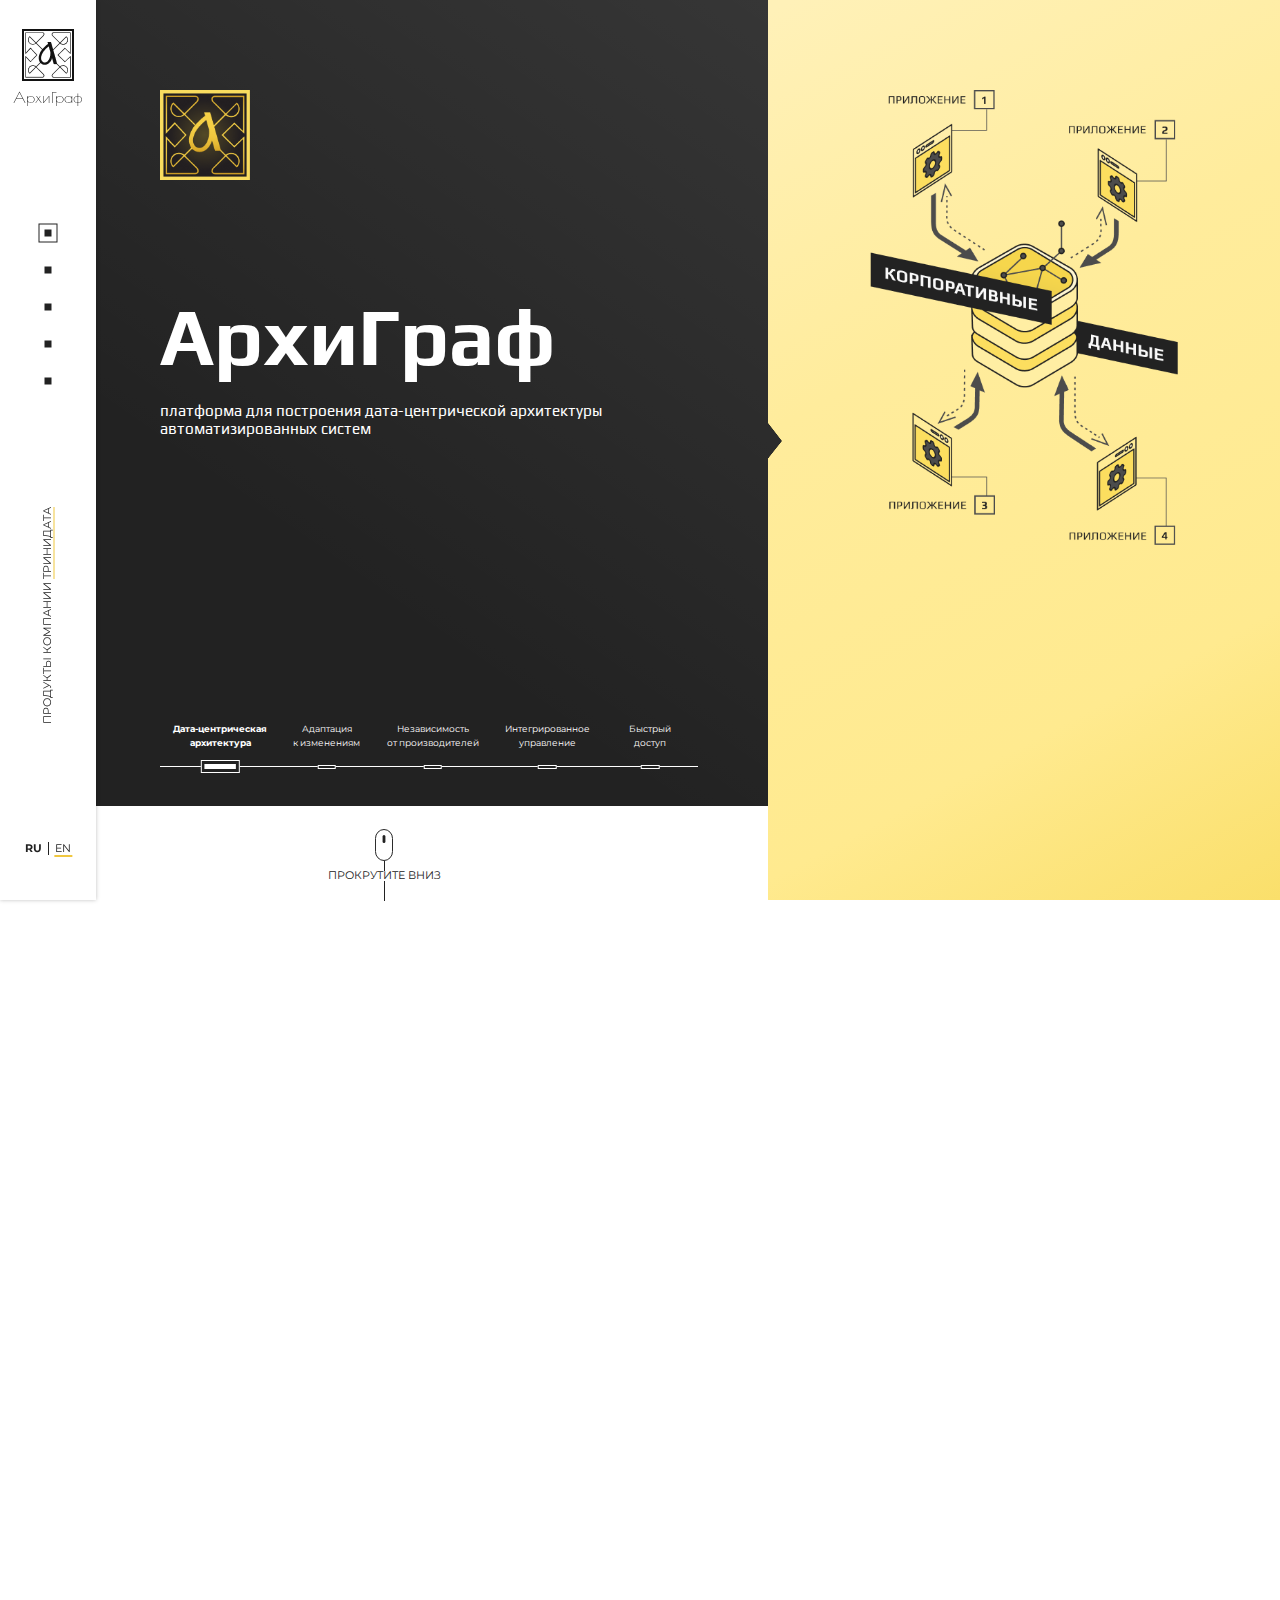
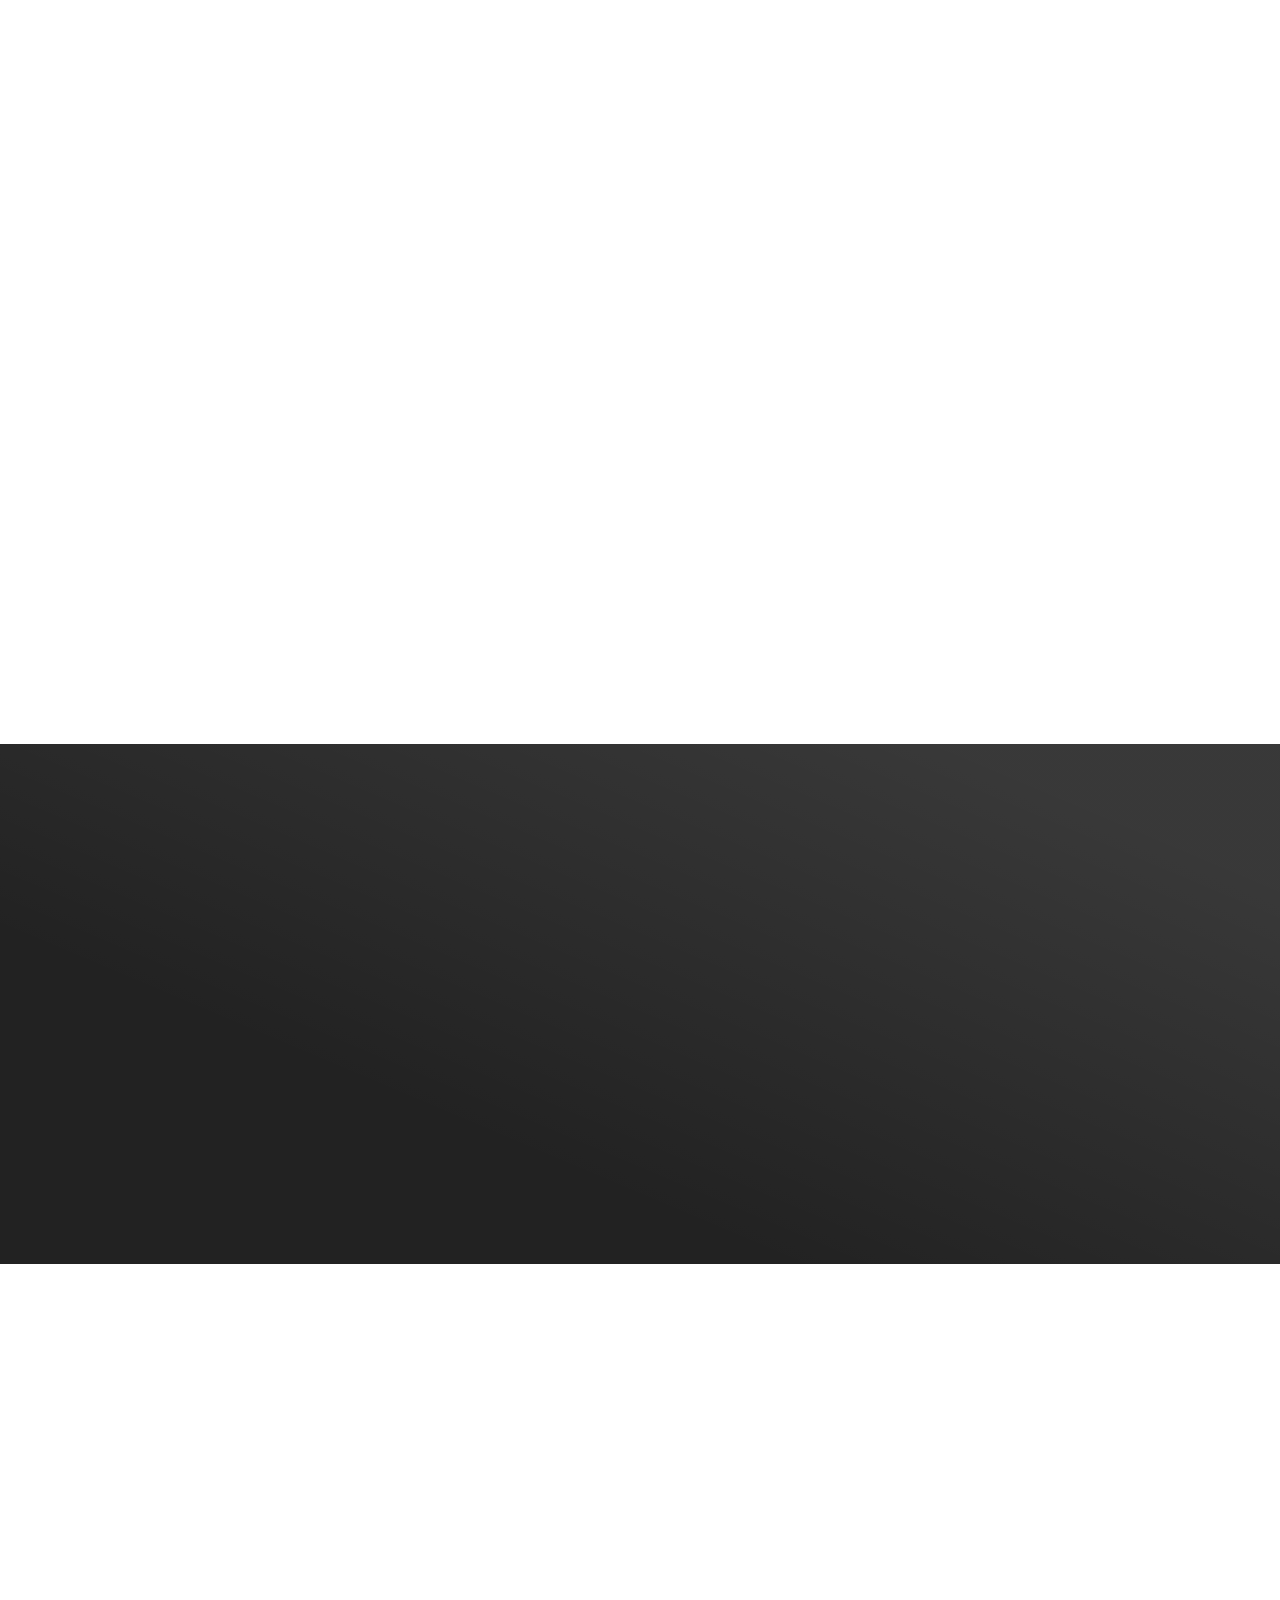
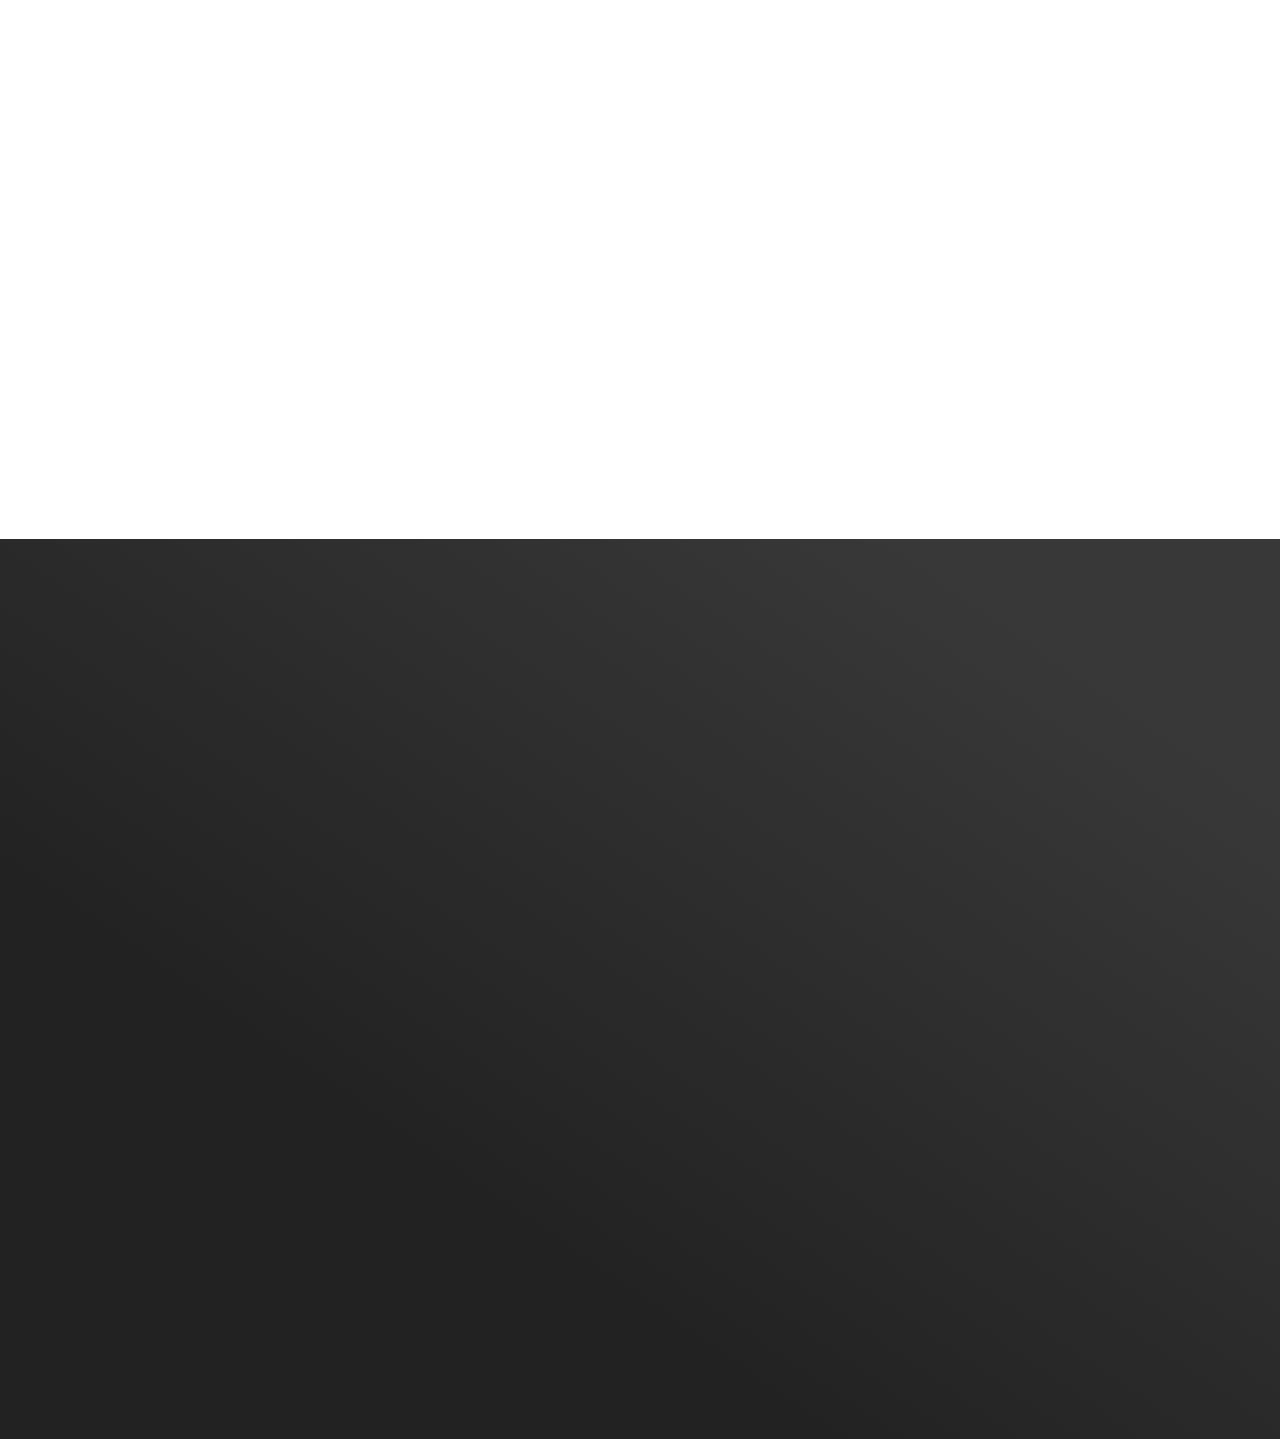
<file: index.html>
<!DOCTYPE html>
<html lang="ru">
<head>
    <meta charset="UTF-8">
    <meta name="viewport" content="width=device-width, initial-scale=1.0">
    <meta http-equiv="X-UA-Compatible" content="ie=edge">
    <link href="https://fonts.googleapis.com/css?family=Montserrat|Play|Poiret+One&display=swap" rel="stylesheet">
    <link rel="stylesheet" href="./assets/css/reset.css">
    <link rel="stylesheet" href="./assets/css/style.css">
    <script src="./assets/js/script.js"></script>
    <title>ArchiGraph</title>
</head>
<body>
    <header class="header">
        <div class="header__logo-wrapper">
            <a href="#" class="header__logo"></a>
            <p class="header__logo-title">АрхиГраф</p>
        </div>
        <div class="header__nav">
            <div class="header__nav-item-wrapper">
                <a href="#1" class="header__nav-item header__nav-item--active"><div class="header__nav-text">О&nbsp;платформе</div></a>
            </div>
            <div class="header__nav-item-wrapper">
                <a href="#2" class="header__nav-item"><div class="header__nav-text">Компоненты платформы АрхиГраф</div></a>
            </div>
            <div class="header__nav-item-wrapper">
                <a href="#3" class="header__nav-item"><div class="header__nav-text">Документация</div></a>
            </div>
            <div class="header__nav-item-wrapper">
                <a href="#4" class="header__nav-item"><div class="header__nav-text">Методические материалы</div></a>
            </div>
            <div class="header__nav-item-wrapper">
                <a href="#5" class="header__nav-item"><div class="header__nav-text">Демо-интерфейсы</div></a>
            </div>
        </div>
        <p class="header__title">Продукты компании <a href="https://trinidata.ru/" class="text--bordered">ТриниДата</a></p>
        <div class="header__lang-selector">
            <a href="#" class="header__lang-selector-item header__lang-selector-item--active">RU</a>
            <a href="#" class="header__lang-selector-item">EN</a>
        </div>
    </header>
    <section class="slider-screen active" id="1">
        <div class="scroll-hint">
            <img src="./assets/img/mouse.svg" alt="mouse" class="scroll-hint__icon">
            <div class="scroll-hint__line"></div>
            <div class="scroll-hint__text">Прокрутите вниз</div>
        </div>
        <img src="./assets/img/logo_big.png" alt="logo" class="slider__logo">
        <div class="slider-screen__right">
        </div>
        <div class="slider">
            <div class="slide">
                <div class="slide__text">
                    <h1 class="slide__title slide__title--main">АрхиГраф</h1>
                    <div class="slide__description">платформа для построения дата-центрической архитектуры автоматизированных систем</div>
                </div>
                <div class="slide__img-wrapper">
                    <img src="./assets/img/slide1.png" alt="slide1" class="slide__img">
                </div>
            </div>
            <div class="slide">
                <div class="slide__text">
                    <h1 class="slide__title">Высокая скорость адаптации к&nbsp;изменениям</h1>
                    <div class="slide__description">Приложения готовы к&nbsp;изменению структуры данных</div>
                </div>
                <div class="slide__img-wrapper">
                    <img src="./assets/img/slide2.png" alt="slide2" class="slide__img">
                </div>
            </div>
            <div class="slide">
                <div class="slide__text">
                    <h1 class="slide__title">Независимость от производителей ПО</h1>
                    <div class="slide__description">Можно заменять любые приложения или саму платформу – данные и способы работы с ними останутся неизменными</div>
                </div>
                <div class="slide__img-wrapper">
                    <img src="./assets/img/slide3.png" alt="slide3" class="slide__img">
                </div>
            </div>
            <div class="slide">
                <div class="slide__text">
                    <h1 class="slide__title">Управление алгоритмами обработки данных вместе с их структурой</h1>
                    <div class="slide__description">Платформа хранит правила доступа, преобразования данных, построения интерфейсов, которые должны выполнять приложения</div>
                </div>
                <div class="slide__img-wrapper">
                    <img src="./assets/img/slide4.png" alt="slide4" class="slide__img">
                </div>
            </div>
            <div class="slide">
                <div class="slide__text">
                    <h1 class="slide__title">Быстрый доступ к ограниченным объемам информации</h1>
                    <div class="slide__description">благодаря современным технологиям кластеризации и масштабирования</div>
                </div>
                <div class="slide__img-wrapper">
                    <img src="./assets/img/slide5.png" alt="slide5" class="slide__img">
                </div>
            </div>
        </div>
        <div class="slider__controls">
            <div class="prev-btn"></div>
            <div class="next-btn"></div>
            <div class="slider__controls-item">
                <p class="slider__controls-text">Дата-центрическая<br>архитектура</p>
            </div>
            <div class="slider__controls-item">
                <p class="slider__controls-text">Адаптация<br>к&nbsp;изменениям</p>
            </div>
            <div class="slider__controls-item">
                <p class="slider__controls-text">Независимость<br>от&nbsp;производителей</p>
            </div>
            <div class="slider__controls-item">
                <p class="slider__controls-text">Интегрированное<br>управление</p>
            </div>
            <div class="slider__controls-item">
                <p class="slider__controls-text">Быстрый<br>доступ</p>
            </div>
        </div>
    </section>
    <section class="components" id="2">
        <h2 class="title">Компоненты платформы АрхиГраф</h2>
        <h3 class="subtitle">Выберите продукт:</h3>
        <div class="products__wrapper">
            <div class="product js-tab tab--active">
                <img src="./assets/img/ag_mir-full.svg" alt="mir" class="product__img">
            </div>
            <div class="product js-tab">
                <img src="./assets/img/ag_suz-full.svg" alt="suz" class="product__img">
            </div>
            <div class="product js-tab">
                <img src="./assets/img/ag_mdm-full.svg" alt="mdm" class="product__img">
            </div>
        </div>
        <div class="js-tab-content">
            <h3 class="subtitle">Назначение продукта АрхиГраф.Мир:</h3>
            <p class="text mb--40 mw--half">Работа с&nbsp;онтологической моделью и&nbsp;данными, представленными в&nbsp;соответствии с&nbsp;ней. Быстрая обработка больших массивов данных в&nbsp;онтологической модели.</p>
            <div class="functionality__wrapper">
                <div class="functionality__description">
                    <h3 class="subtitle">Функциональность:</h3>
                    <ol class="functionality__list">
                        <li class="functionality__list-item">Запросы на&nbsp;извлечение и&nbsp;редактирование любых объектов и&nbsp;модели данных при помощи <span class="text--highlight">REST API, SOAP-сервиса, очередей MQ.</span></li>
                        <li class="functionality__list-item">Выполнение <span class="text--highlight">групповых операций</span> с&nbsp;объектами.</li>
                        <li class="functionality__list-item">Хранение объектов данных в&nbsp;<span class="text--highlight">любых внешних хранилищах.</span></li>
                        <li class="functionality__list-item">Доступ ко&nbsp;всем данным с&nbsp;помощью точки доступа <span class="text--highlight">SPARQL.</span></li>
                        <li class="functionality__list-item">Возможности <span class="text--highlight">геопоиска и&nbsp;полнотекстового поиска.</span></li>
                        <li class="functionality__list-item"><span class="text--highlight">Подписки</span> на&nbsp;обновление данных определенных классов.</li>
                        <li class="functionality__list-item">Инструменты <span class="text--highlight">Data governance:</span> поддержка процессов согласования изменений в&nbsp;модели и&nbsp;данных.</li>
                        <li class="functionality__list-item"><span class="text--highlight">Разграничение прав доступа</span> на&nbsp;уровне классов модели. Протоколирование доступа.</li>
                        <li class="functionality__list-item">Работа в&nbsp;режиме <span class="text--highlight">кластера.</span></li>
                        <li class="functionality__list-item"><span class="text--highlight">Историйность модели:</span> возможность получить любое предыдущее состояние модели.</li>
                        <li class="functionality__list-item">Историйность и&nbsp;прослеживание происхождения данных <span class="text--highlight">(Data lineage).</span> API для получения истории изменений любого элемента данных.</li>
                        <li class="functionality__list-item">Работа в&nbsp;режиме <span class="text--highlight">Логической витрины данных:</span> извлечение информации из&nbsp;удаленных источников при помощи правил мэппинга элементов онтологии и&nbsp;структуры хранилища.</li>
                    </ol>
                </div>
                <div class="functionality__img">
                    <img src="./assets/img/functionality_img.png" alt="functionality">
                </div>
            </div>
        </div>
        <div class="js-tab-content tab--hidden">
            <h3 class="subtitle">Назначение продукта АрхиГраф.СУЗ:</h3>
            <p class="text mb--40 mw--half">Работа с&nbsp;онтологической моделью и&nbsp;данными, представленными в&nbsp;соответствии с&nbsp;ней. Быстрая обработка больших массивов данных в&nbsp;онтологической модели.</p>
            <div class="functionality__wrapper">
                <div class="functionality__description">
                    <h3 class="subtitle">Функциональность:</h3>
                    <ol class="functionality__list">
                        <li class="functionality__list-item">Запросы на&nbsp;извлечение и&nbsp;редактирование любых объектов и&nbsp;модели данных при помощи <span class="text--highlight">REST API, SOAP-сервиса, очередей MQ.</span></li>
                        <li class="functionality__list-item">Выполнение групповых операций с&nbsp;объектами.</li>
                        <li class="functionality__list-item">Хранение объектов данных в&nbsp;любых внешних хранилищах.</li>
                        <li class="functionality__list-item">Доступ ко&nbsp;всем данным с&nbsp;помощью точки доступа SPARQL.</li>
                        <li class="functionality__list-item">Возможности геопоиска и&nbsp;полнотекстового поиска.</li>
                        <li class="functionality__list-item">Подписки на&nbsp;обновление данных определенных классов.</li>
                        <li class="functionality__list-item">Инструменты Data governance: поддержка процессов согласования изменений в&nbsp;модели и&nbsp;данных.</li>
                        <li class="functionality__list-item">Разграничение прав доступа на&nbsp;уровне классов модели. Протоколирование доступа.</li>
                        <li class="functionality__list-item">Работа в&nbsp;режиме кластера.</li>
                        <li class="functionality__list-item">Историйность модели: возможность получить любое предыдущее состояние модели.</li>
                        <li class="functionality__list-item">Историйность и&nbsp;прослеживание происхождения данных (Data lineage). API для получения истории изменений любого элемента данных.</li>
                        <li class="functionality__list-item">Работа в&nbsp;режиме Логической витрины данных: извлечение информации из&nbsp;удаленных источников при помощи правил мэппинга элементов онтологии и&nbsp;структуры хранилища.</li>
                    </ol>
                </div>
                <div class="functionality__img">
                    <img src="./assets/img/tab2.png" alt="functionality">
                </div>
            </div>
        </div>
        <div class="js-tab-content tab--hidden">
            <h3 class="subtitle">Назначение продукта АрхиГраф.МДМ:</h3>
            <p class="text mb--40 mw--half">Работа с&nbsp;онтологической моделью и&nbsp;данными, представленными в&nbsp;соответствии с&nbsp;ней. Быстрая обработка больших массивов данных в&nbsp;онтологической модели.</p>
            <div class="functionality__wrapper">
                <div class="functionality__description">
                    <h3 class="subtitle">Функциональность:</h3>
                    <ol class="functionality__list">
                        <li class="functionality__list-item">Запросы на&nbsp;извлечение и&nbsp;редактирование любых объектов и&nbsp;модели данных при помощи <span class="text--highlight">REST API, SOAP-сервиса, очередей MQ.</span></li>
                        <li class="functionality__list-item">Выполнение групповых операций с&nbsp;объектами.</li>
                        <li class="functionality__list-item">Хранение объектов данных в&nbsp;любых внешних хранилищах.</li>
                        <li class="functionality__list-item">Доступ ко&nbsp;всем данным с&nbsp;помощью точки доступа SPARQL.</li>
                        <li class="functionality__list-item">Возможности геопоиска и&nbsp;полнотекстового поиска.</li>
                        <li class="functionality__list-item">Подписки на&nbsp;обновление данных определенных классов.</li>
                        <li class="functionality__list-item">Инструменты Data governance: поддержка процессов согласования изменений в&nbsp;модели и&nbsp;данных.</li>
                        <li class="functionality__list-item">Разграничение прав доступа на&nbsp;уровне классов модели. Протоколирование доступа.</li>
                        <li class="functionality__list-item">Работа в&nbsp;режиме кластера.</li>
                        <li class="functionality__list-item">Историйность модели: возможность получить любое предыдущее состояние модели.</li>
                        <li class="functionality__list-item">Историйность и&nbsp;прослеживание происхождения данных (Data lineage). API для получения истории изменений любого элемента данных.</li>
                        <li class="functionality__list-item">Работа в&nbsp;режиме Логической витрины данных: извлечение информации из&nbsp;удаленных источников при помощи правил мэппинга элементов онтологии и&nbsp;структуры хранилища.</li>
                    </ol>
                </div>
                <div class="functionality__img">
                    <img src="./assets/img/tab3.png" alt="functionality">
                </div>
            </div>
        </div>
        <a href="#2" class="text--bordered">Вернуться к&nbsp;списку продуктов</a>
    </section>
    <section class="docs" id="3">
        <h2 class="title">Документация</h2>
        <div class="docs__wrapper">
            <div class="docs__group">
                <h3 class="subtitle">Инструменты аналитика:</h3>
                <a href="#" class="docs__item">
                    <div class="docs__icon"></div>
                    <div class="docs__title">Работа с&nbsp;моделью и&nbsp;данными в&nbsp;АрхиГраф<b>.Мир</b></div>
                </a>
                <a href="#" class="docs__item">
                    <div class="docs__icon"></div>
                    <div class="docs__title">Поиск и&nbsp;создание правил логического вывода в&nbsp;АрхиГраф<b>.СУЗ</b></div>
                </a>
            </div>
            <div class="docs__group">
                <h3 class="subtitle">Инструменты администратора:</h3>
                <a href="#" class="docs__item">
                    <div class="docs__icon"></div>
                    <div class="docs__title">Администрирование АрхиГраф<b>.Мир</b></div>
                </a>
                <a href="#" class="docs__item">
                    <div class="docs__icon"></div>
                    <div class="docs__title">Администрирование АрхиГраф<b>.MDM</b></div>
                </a>
            </div>
            <div class="docs__group">
                <h3 class="subtitle">Инструменты разработчика:</h3>
                <a href="#" class="docs__item">
                    <div class="docs__icon"></div>
                    <div class="docs__title">API АрхиГраф<b>.MDM</b></div>
                </a>
            </div>
        </div>
    </section>
    <section class="sheets" id="4">
        <h2 class="title">Методические материалы</h2>
        <div class="sheets__wrapper">
            <div class="sheets__item">
                <img src="./assets/img/sheet1.png" alt="sheet1" class="sheets__item-img">
                <div class="sheets__item-title">Введение в&nbsp;онтологическое<br>моделирование</div>
                <button class="download-btn">СКАЧАТЬ .pdf</button>
            </div>
            <div class="sheets__item">
                <img src="./assets/img/sheet2.png" alt="sheet2" class="sheets__item-img">
                <div class="sheets__item-title">Онтологическое моделирование<br>предприятий: методы и&nbsp;технологии</div>
                <button class="download-btn">СКАЧАТЬ .pdf</button>
            </div>
        </div>
    </section>
    <section class="get get--contact" id="5">
        <div class="get__left">
            <h2 class="title">Получить<br>демо-интерфейсы</h2>
            <button class="get__back-btn">Вернуться</button>
            <form action="#" method="post" id="contact-data" class="contact-form">
                <div class="input__wrapper">
                    <input type="text" name="name" id="name" placeholder="Имя" > 
                </div>
                <div class="input__wrapper">
                    <input type="text" name="company" id="company" placeholder="Организация" >
                </div>
                <div class="input__wrapper">
                    <input type="email" name="email" id="email" placeholder="E-mail"> 
                    <div class="email-error-message">Проверьте правильность адреса</div>
                </div>
                <p class="text">Введите реальный e-mail адрес – на него будет отправлено письмо с кодом подтверждения</p>
                <button type="submit" class="send-btn">ОТПРАВИТЬ</button>
            </form>
            <form action="#" method="post" id="code-data" class="code-form">
                <div class="input__wrapper">
                    <input type="text" name="code" id="code" placeholder="Код из электронного письма"> 
                    <div class="code-error-message">Проверьте правильность кода</div>
                </div>
                <div class="get__retry-wrapper">
                    <button class="get__retry-btn">Получить новый код</button>
                    <div class="get__retry-timer">
                        <span class="get__retry-timer-text">Получить новый код через:&nbsp;</span>
                        <span class="get__retry-timer-value"></span>
                    </div>
                </div>
                <button type="submit" class="send-code-btn">ГОТОВО</button>
            </form>
            <div class="get__success-message">
                <div class="get__success-message-icon">
                    <img src="./assets/img/done.svg" alt="done">
                </div>
                <div class="get__success-message-text">
                    <p class="text">Спасибо!</p>
                    <p class="text">Теперь вы можете скачать продукты</p>
                </div>
            </div>
        </div>
        <div class="get__right">
            <p class="subtitle">Контейнеры Docker для установки:</p>
            <div class="products__wrapper--get">
                <div class="product product--get">
                    <div class="product__icon">
                        <img src="./assets/img/ag_m.svg" alt="archigraph mir">
                    </div>
                    <div class="product__description">Редактор онтологий АрхиГраф.Мир</div>
                    <div class="download-icon"></div>
                </div>
                <div class="product product--get product--disabled">
                    <div class="product__icon">
                        <img src="./assets/img/ag_suz.svg" alt="archigraph suz">
                    </div>
                    <div class="product__description">Редактор правил АрхиГраф.СУЗ</div>
                    <div class="download-icon"></div>
                    <div class="product__unavailable">Демо-версия АрхиГраф.СУЗ временно недоступна</div>
                </div>
                <div class="product product--get">
                    <div class="product__icon">
                        <img src="./assets/img/ag_mdm.svg" alt="archigraph mdm">
                    </div>
                    <div class="product__description">API АрхиГраф.MDM (REST, GraphQL)</div>
                    <div class="download-icon"></div>
                </div>
            </div>
        </div>
        <div class="footer">
            <p class="copyright">© Тринидата 2020</p>
            <a href="https://trinidata.ru/">
                <img src="./assets/img/logo_footer_rus.png" alt="logo" class="footer-logo">
            </a>
        </div>
    </section>    
</body>
</html>
</file>
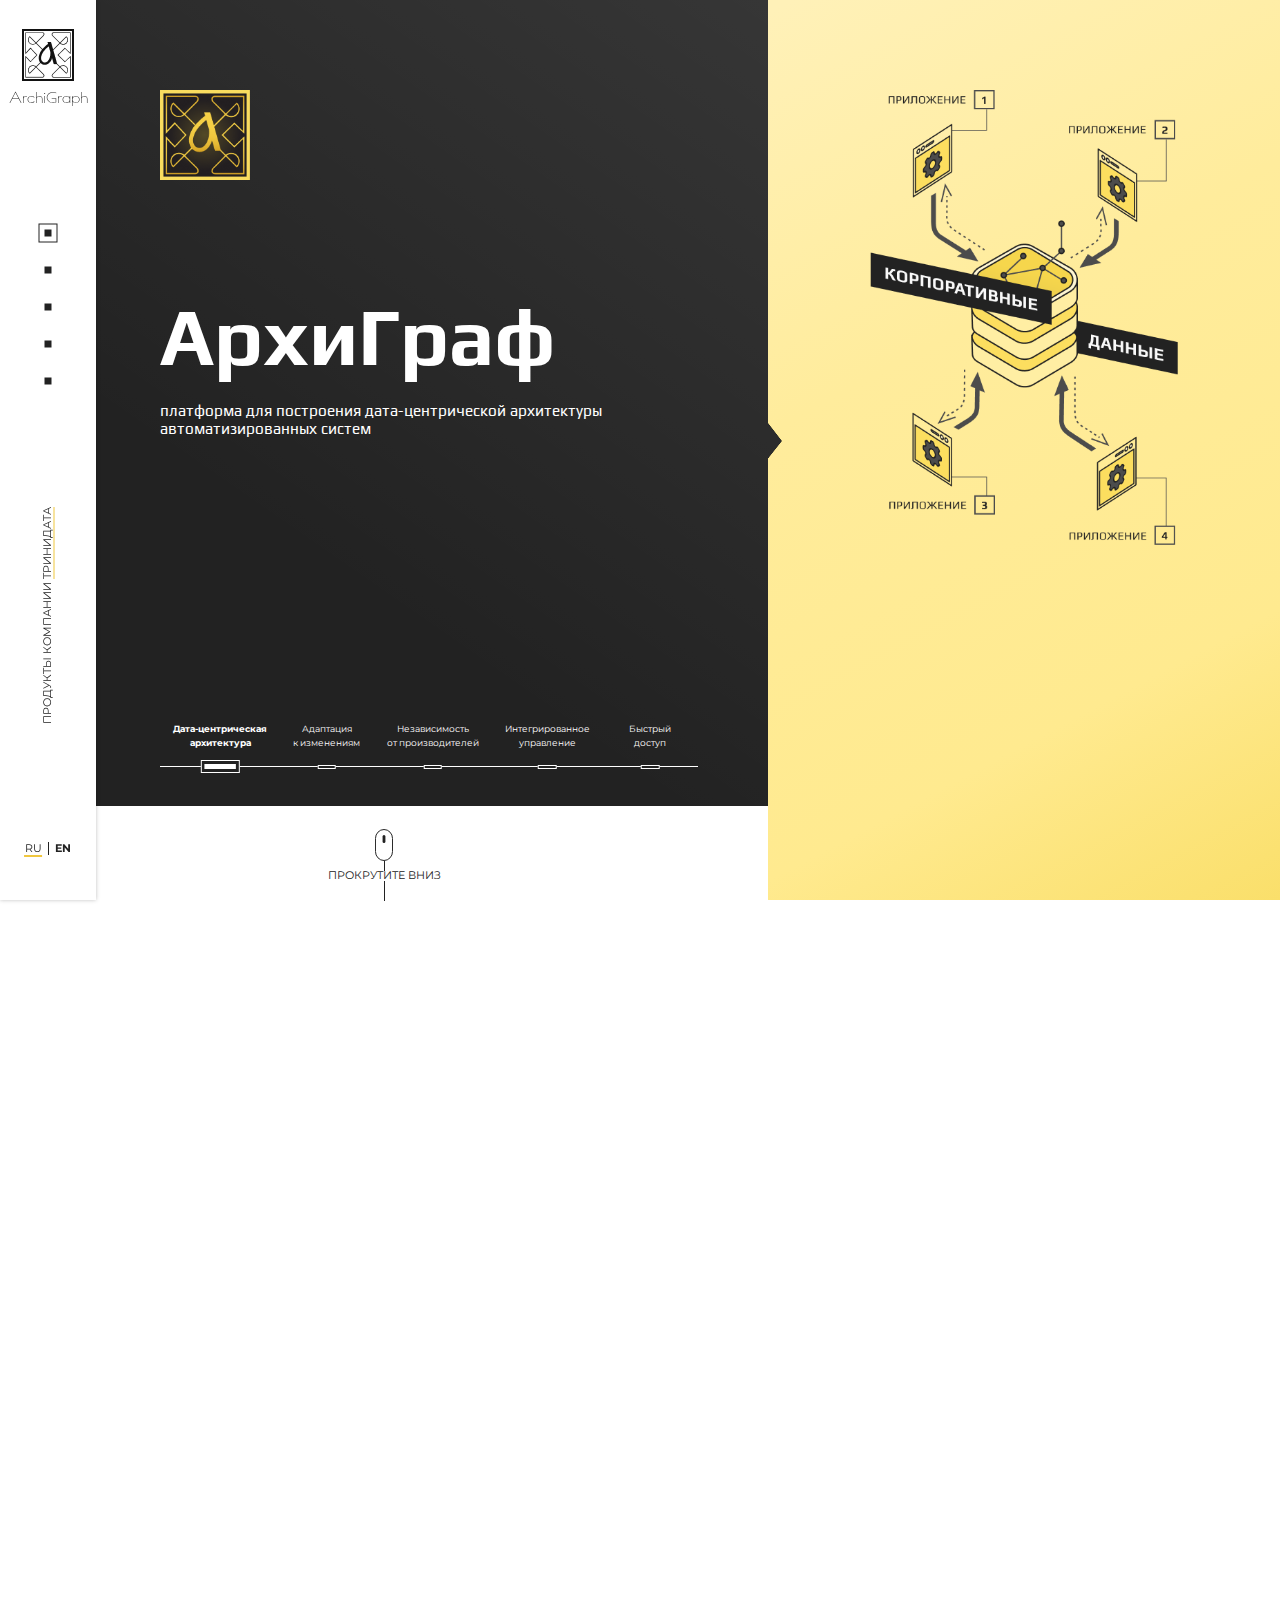
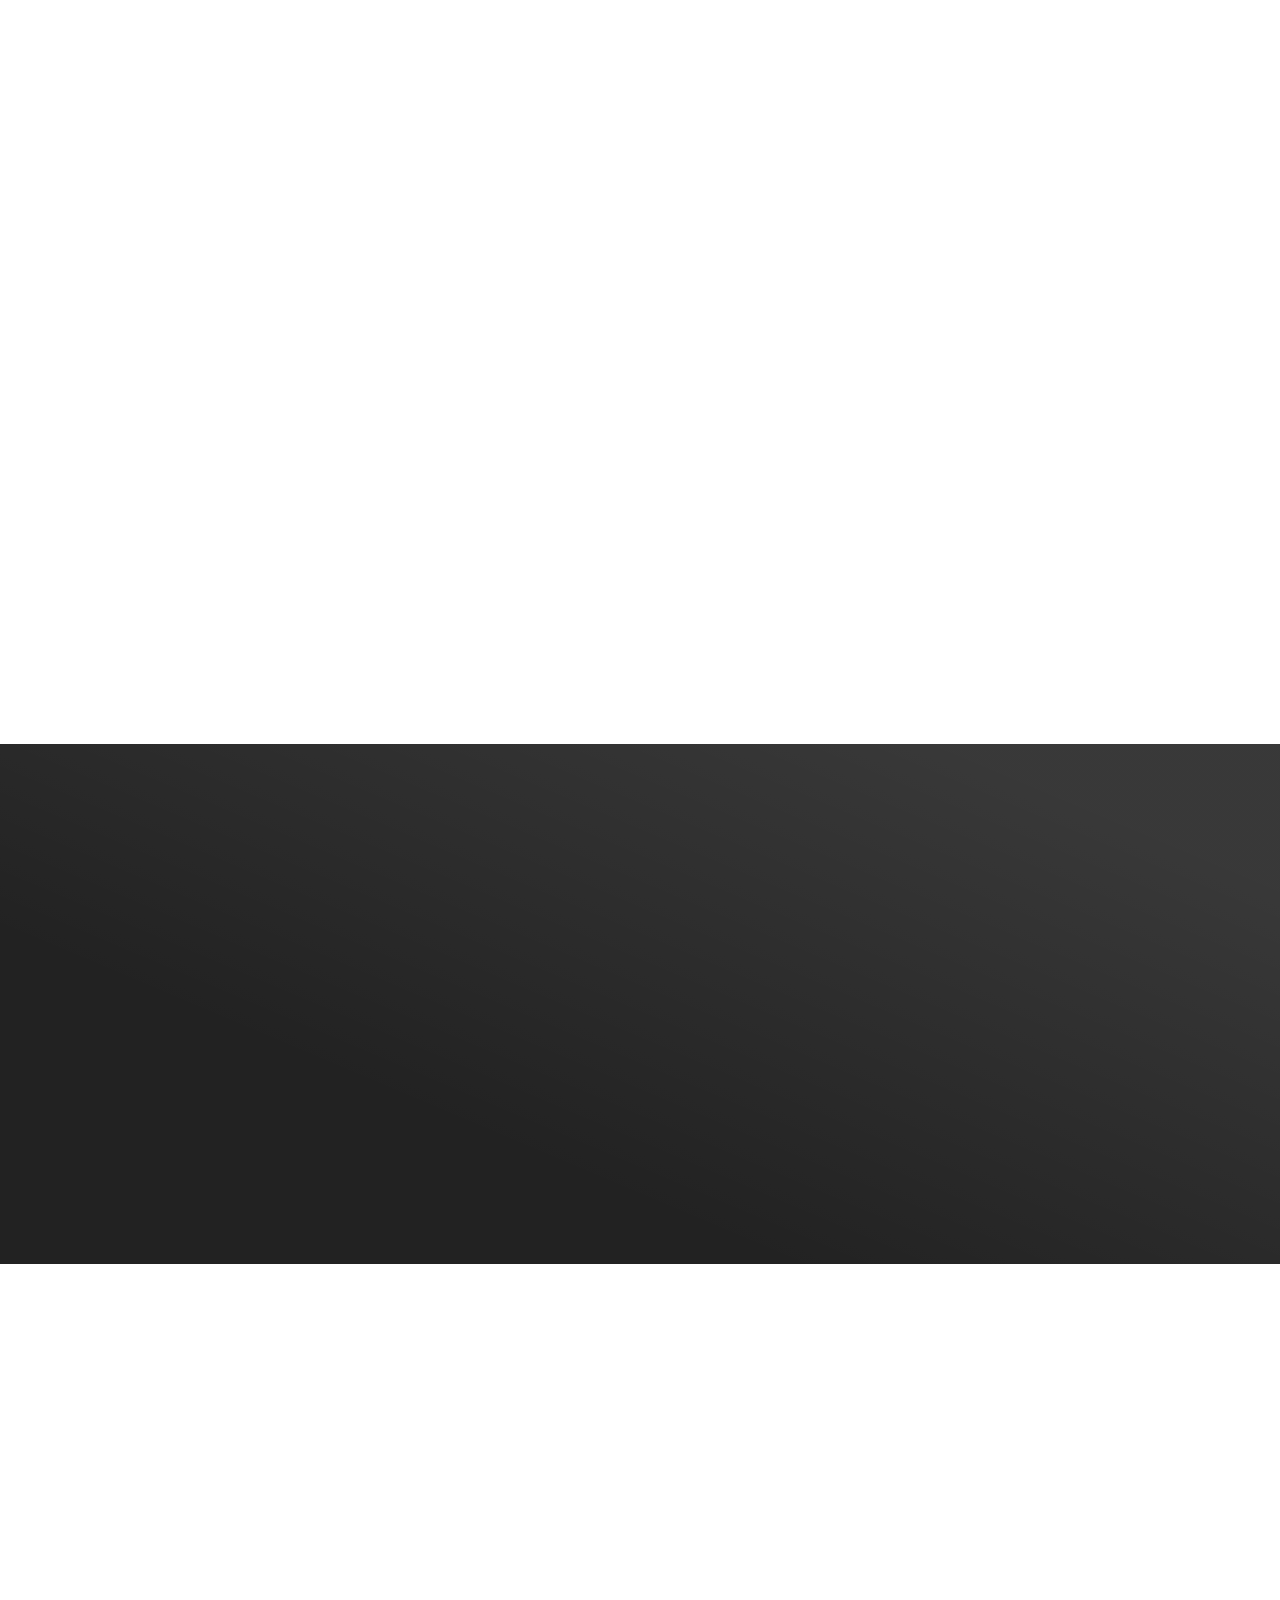
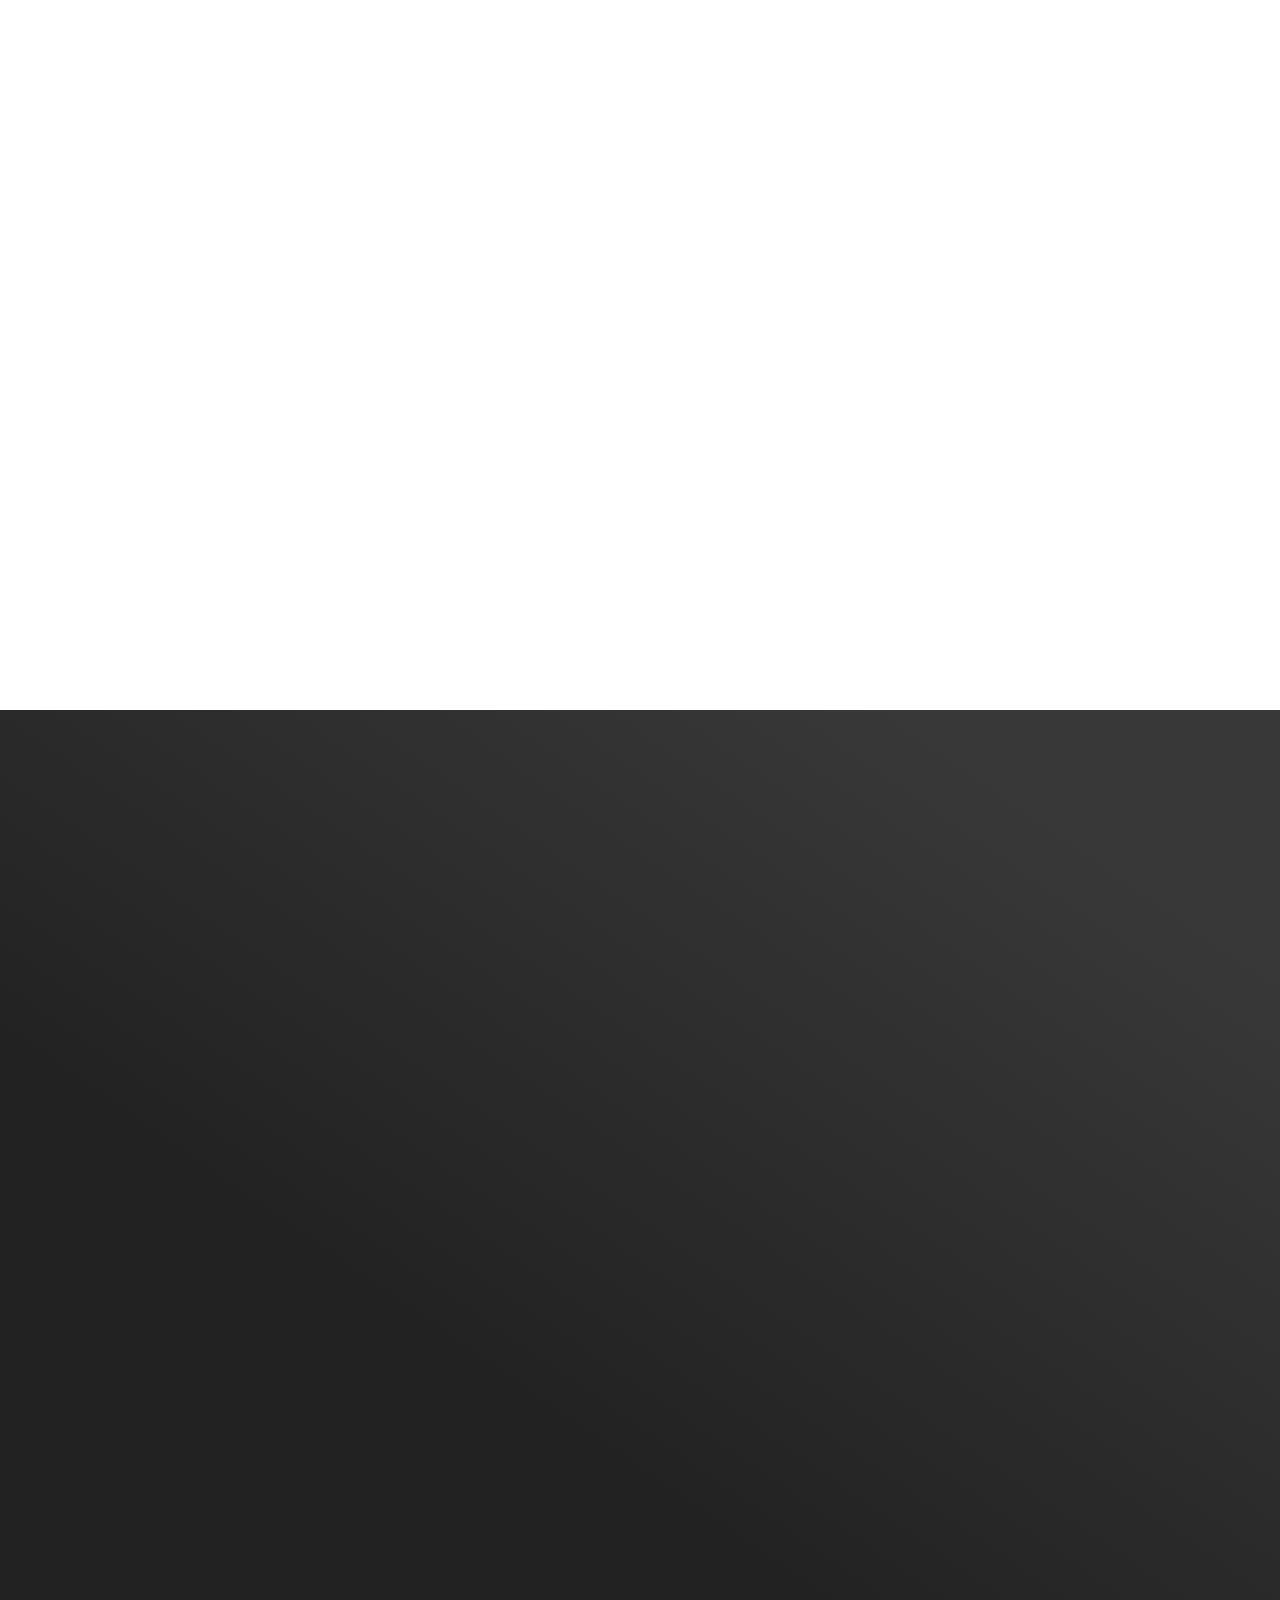
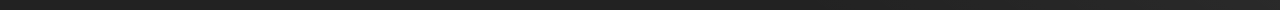
<file: index-en.html>
<!DOCTYPE html>
<html lang="ru">
<head>
    <meta charset="UTF-8">
    <meta name="viewport" content="width=device-width, initial-scale=1.0">
    <meta http-equiv="X-UA-Compatible" content="ie=edge">
    <link href="https://fonts.googleapis.com/css?family=Montserrat|Play|Poiret+One&display=swap" rel="stylesheet">
    <link rel="stylesheet" href="./assets/css/reset.css">
    <link rel="stylesheet" href="./assets/css/style.css">
    <script src="./assets/js/script.js"></script>
    <title>ArchiGraph</title>
</head>
<body>
    <header class="header">
        <div class="header__logo-wrapper">
            <a href="#" class="header__logo"></a>
            <p class="header__logo-title">ArchiGraph</p>
        </div>
        <div class="header__nav">
            <div class="header__nav-item-wrapper">
                <a href="#1" class="header__nav-item header__nav-item--active"><div class="header__nav-text">О&nbsp;платформе</div></a>
            </div>
            <div class="header__nav-item-wrapper">
                <a href="#2" class="header__nav-item"><div class="header__nav-text">Компоненты платформы АрхиГраф</div></a>
            </div>
            <div class="header__nav-item-wrapper">
                <a href="#3" class="header__nav-item"><div class="header__nav-text">Документация</div></a>
            </div>
            <div class="header__nav-item-wrapper">
                <a href="#4" class="header__nav-item"><div class="header__nav-text">Методические материалы</div></a>
            </div>
            <div class="header__nav-item-wrapper">
                <a href="#5" class="header__nav-item"><div class="header__nav-text">Демо-интерфейсы</div></a>
            </div>
        </div>
        <p class="header__title">Продукты компании <a href="https://trinidata.ru/" class="text--bordered">ТриниДата</a></p>
        <div class="header__lang-selector">
            <a href="#" class="header__lang-selector-item">RU</a>
            <a href="#" class="header__lang-selector-item header__lang-selector-item--active">EN</a>
        </div>
    </header>
    <section class="slider-screen active" id="1">
        <div class="scroll-hint">
            <img src="./assets/img/mouse.svg" alt="mouse" class="scroll-hint__icon">
            <div class="scroll-hint__line"></div>
            <div class="scroll-hint__text">Прокрутите вниз</div>
        </div>
        <img src="./assets/img/logo_big.png" alt="logo" class="slider__logo">
        <div class="slider-screen__right">
        </div>
        <div class="slider">
            <div class="slide">
                <div class="slide__text">
                    <h1 class="slide__title slide__title--main">АрхиГраф</h1>
                    <div class="slide__description">платформа для построения дата-центрической архитектуры автоматизированных систем</div>
                </div>
                <div class="slide__img-wrapper">
                    <img src="./assets/img/slide1.png" alt="slide1" class="slide__img">
                </div>
            </div>
            <div class="slide">
                <div class="slide__text">
                    <h1 class="slide__title">Высокая скорость адаптации к&nbsp;изменениям</h1>
                    <div class="slide__description">Приложения готовы к&nbsp;изменению структуры данных</div>
                </div>
                <div class="slide__img-wrapper">
                    <img src="./assets/img/slide2.png" alt="slide2" class="slide__img">
                </div>
            </div>
            <div class="slide">
                <div class="slide__text">
                    <h1 class="slide__title">Независимость от производителей ПО</h1>
                    <div class="slide__description">Можно заменять любые приложения или саму платформу – данные и способы работы с ними останутся неизменными</div>
                </div>
                <div class="slide__img-wrapper">
                    <img src="./assets/img/slide3.png" alt="slide3" class="slide__img">
                </div>
            </div>
            <div class="slide">
                <div class="slide__text">
                    <h1 class="slide__title">Управление алгоритмами обработки данных вместе с их структурой</h1>
                    <div class="slide__description">Платформа хранит правила доступа, преобразования данных, построения интерфейсов, которые должны выполнять приложения</div>
                </div>
                <div class="slide__img-wrapper">
                    <img src="./assets/img/slide4.png" alt="slide4" class="slide__img">
                </div>
            </div>
            <div class="slide">
                <div class="slide__text">
                    <h1 class="slide__title">Быстрый доступ к ограниченным объемам информации</h1>
                    <div class="slide__description">благодаря современным технологиям кластеризации и масштабирования</div>
                </div>
                <div class="slide__img-wrapper">
                    <img src="./assets/img/slide5.png" alt="slide5" class="slide__img">
                </div>
            </div>
        </div>
        <div class="slider__controls">
            <div class="prev-btn"></div>
            <div class="next-btn"></div>
            <div class="slider__controls-item">
                <p class="slider__controls-text">Дата-центрическая<br>архитектура</p>
            </div>
            <div class="slider__controls-item">
                <p class="slider__controls-text">Адаптация<br>к&nbsp;изменениям</p>
            </div>
            <div class="slider__controls-item">
                <p class="slider__controls-text">Независимость<br>от&nbsp;производителей</p>
            </div>
            <div class="slider__controls-item">
                <p class="slider__controls-text">Интегрированное<br>управление</p>
            </div>
            <div class="slider__controls-item">
                <p class="slider__controls-text">Быстрый<br>доступ</p>
            </div>
        </div>
    </section>
    <section class="components" id="2">
        <h2 class="title">Компоненты платформы АрхиГраф</h2>
        <h3 class="subtitle">Выберите продукт:</h3>
        <div class="products__wrapper">
            <div class="product js-tab tab--active">
                <img src="./assets/img/ag_mir-full.svg" alt="mir" class="product__img">
            </div>
            <div class="product js-tab">
                <img src="./assets/img/ag_suz-full.svg" alt="suz" class="product__img">
            </div>
            <div class="product js-tab">
                <img src="./assets/img/ag_mdm-full.svg" alt="mdm" class="product__img">
            </div>
        </div>
        <div class="js-tab-content">
            <h3 class="subtitle">Назначение продукта АрхиГраф.Мир:</h3>
            <p class="text mb--40 mw--half">Работа с&nbsp;онтологической моделью и&nbsp;данными, представленными в&nbsp;соответствии с&nbsp;ней. Быстрая обработка больших массивов данных в&nbsp;онтологической модели.</p>
            <div class="functionality__wrapper">
                <div class="functionality__description">
                    <h3 class="subtitle">Функциональность:</h3>
                    <ol class="functionality__list">
                        <li class="functionality__list-item">Запросы на&nbsp;извлечение и&nbsp;редактирование любых объектов и&nbsp;модели данных при помощи <span class="text--highlight">REST API, SOAP-сервиса, очередей MQ.</span></li>
                        <li class="functionality__list-item">Выполнение <span class="text--highlight">групповых операций</span> с&nbsp;объектами.</li>
                        <li class="functionality__list-item">Хранение объектов данных в&nbsp;<span class="text--highlight">любых внешних хранилищах.</span></li>
                        <li class="functionality__list-item">Доступ ко&nbsp;всем данным с&nbsp;помощью точки доступа <span class="text--highlight">SPARQL.</span></li>
                        <li class="functionality__list-item">Возможности <span class="text--highlight">геопоиска и&nbsp;полнотекстового поиска.</span></li>
                        <li class="functionality__list-item"><span class="text--highlight">Подписки</span> на&nbsp;обновление данных определенных классов.</li>
                        <li class="functionality__list-item">Инструменты <span class="text--highlight">Data governance:</span> поддержка процессов согласования изменений в&nbsp;модели и&nbsp;данных.</li>
                        <li class="functionality__list-item"><span class="text--highlight">Разграничение прав доступа</span> на&nbsp;уровне классов модели. Протоколирование доступа.</li>
                        <li class="functionality__list-item">Работа в&nbsp;режиме <span class="text--highlight">кластера.</span></li>
                        <li class="functionality__list-item"><span class="text--highlight">Историйность модели:</span> возможность получить любое предыдущее состояние модели.</li>
                        <li class="functionality__list-item">Историйность и&nbsp;прослеживание происхождения данных <span class="text--highlight">(Data lineage).</span> API для получения истории изменений любого элемента данных.</li>
                        <li class="functionality__list-item">Работа в&nbsp;режиме <span class="text--highlight">Логической витрины данных:</span> извлечение информации из&nbsp;удаленных источников при помощи правил мэппинга элементов онтологии и&nbsp;структуры хранилища.</li>
                    </ol>
                </div>
                <div class="functionality__img">
                    <img src="./assets/img/functionality_img.png" alt="functionality">
                </div>
            </div>
        </div>
        <div class="js-tab-content tab--hidden">
            <h3 class="subtitle">Назначение продукта АрхиГраф.СУЗ:</h3>
            <p class="text mb--40 mw--half">Работа с&nbsp;онтологической моделью и&nbsp;данными, представленными в&nbsp;соответствии с&nbsp;ней. Быстрая обработка больших массивов данных в&nbsp;онтологической модели.</p>
            <div class="functionality__wrapper">
                <div class="functionality__description">
                    <h3 class="subtitle">Функциональность:</h3>
                    <ol class="functionality__list">
                        <li class="functionality__list-item">Запросы на&nbsp;извлечение и&nbsp;редактирование любых объектов и&nbsp;модели данных при помощи <span class="text--highlight">REST API, SOAP-сервиса, очередей MQ.</span></li>
                        <li class="functionality__list-item">Выполнение групповых операций с&nbsp;объектами.</li>
                        <li class="functionality__list-item">Хранение объектов данных в&nbsp;любых внешних хранилищах.</li>
                        <li class="functionality__list-item">Доступ ко&nbsp;всем данным с&nbsp;помощью точки доступа SPARQL.</li>
                        <li class="functionality__list-item">Возможности геопоиска и&nbsp;полнотекстового поиска.</li>
                        <li class="functionality__list-item">Подписки на&nbsp;обновление данных определенных классов.</li>
                        <li class="functionality__list-item">Инструменты Data governance: поддержка процессов согласования изменений в&nbsp;модели и&nbsp;данных.</li>
                        <li class="functionality__list-item">Разграничение прав доступа на&nbsp;уровне классов модели. Протоколирование доступа.</li>
                        <li class="functionality__list-item">Работа в&nbsp;режиме кластера.</li>
                        <li class="functionality__list-item">Историйность модели: возможность получить любое предыдущее состояние модели.</li>
                        <li class="functionality__list-item">Историйность и&nbsp;прослеживание происхождения данных (Data lineage). API для получения истории изменений любого элемента данных.</li>
                        <li class="functionality__list-item">Работа в&nbsp;режиме Логической витрины данных: извлечение информации из&nbsp;удаленных источников при помощи правил мэппинга элементов онтологии и&nbsp;структуры хранилища.</li>
                    </ol>
                </div>
                <div class="functionality__img">
                    <img src="./assets/img/tab2.png" alt="functionality">
                </div>
            </div>
        </div>
        <div class="js-tab-content tab--hidden">
            <h3 class="subtitle">Назначение продукта АрхиГраф.МДМ:</h3>
            <p class="text mb--40 mw--half">Работа с&nbsp;онтологической моделью и&nbsp;данными, представленными в&nbsp;соответствии с&nbsp;ней. Быстрая обработка больших массивов данных в&nbsp;онтологической модели.</p>
            <div class="functionality__wrapper">
                <div class="functionality__description">
                    <h3 class="subtitle">Функциональность:</h3>
                    <ol class="functionality__list">
                        <li class="functionality__list-item">Запросы на&nbsp;извлечение и&nbsp;редактирование любых объектов и&nbsp;модели данных при помощи <span class="text--highlight">REST API, SOAP-сервиса, очередей MQ.</span></li>
                        <li class="functionality__list-item">Выполнение групповых операций с&nbsp;объектами.</li>
                        <li class="functionality__list-item">Хранение объектов данных в&nbsp;любых внешних хранилищах.</li>
                        <li class="functionality__list-item">Доступ ко&nbsp;всем данным с&nbsp;помощью точки доступа SPARQL.</li>
                        <li class="functionality__list-item">Возможности геопоиска и&nbsp;полнотекстового поиска.</li>
                        <li class="functionality__list-item">Подписки на&nbsp;обновление данных определенных классов.</li>
                        <li class="functionality__list-item">Инструменты Data governance: поддержка процессов согласования изменений в&nbsp;модели и&nbsp;данных.</li>
                        <li class="functionality__list-item">Разграничение прав доступа на&nbsp;уровне классов модели. Протоколирование доступа.</li>
                        <li class="functionality__list-item">Работа в&nbsp;режиме кластера.</li>
                        <li class="functionality__list-item">Историйность модели: возможность получить любое предыдущее состояние модели.</li>
                        <li class="functionality__list-item">Историйность и&nbsp;прослеживание происхождения данных (Data lineage). API для получения истории изменений любого элемента данных.</li>
                        <li class="functionality__list-item">Работа в&nbsp;режиме Логической витрины данных: извлечение информации из&nbsp;удаленных источников при помощи правил мэппинга элементов онтологии и&nbsp;структуры хранилища.</li>
                    </ol>
                </div>
                <div class="functionality__img">
                    <img src="./assets/img/tab3.png" alt="functionality">
                </div>
            </div>
        </div>
        <a href="#2" class="text--bordered">Вернуться к&nbsp;списку продуктов</a>
    </section>
    <section class="docs" id="3">
        <h2 class="title">Документация</h2>
        <div class="docs__wrapper">
            <div class="docs__group">
                <h3 class="subtitle">Инструменты аналитика:</h3>
                <a href="#" class="docs__item">
                    <div class="docs__icon"></div>
                    <div class="docs__title">Работа с&nbsp;моделью и&nbsp;данными в&nbsp;АрхиГраф<b>.Мир</b></div>
                </a>
                <a href="#" class="docs__item">
                    <div class="docs__icon"></div>
                    <div class="docs__title">Поиск и&nbsp;создание правил логического вывода в&nbsp;АрхиГраф<b>.СУЗ</b></div>
                </a>
            </div>
            <div class="docs__group">
                <h3 class="subtitle">Инструменты администратора:</h3>
                <a href="#" class="docs__item">
                    <div class="docs__icon"></div>
                    <div class="docs__title">Администрирование АрхиГраф<b>.Мир</b></div>
                </a>
                <a href="#" class="docs__item">
                    <div class="docs__icon"></div>
                    <div class="docs__title">Администрирование АрхиГраф<b>.MDM</b></div>
                </a>
            </div>
            <div class="docs__group">
                <h3 class="subtitle">Инструменты разработчика:</h3>
                <a href="#" class="docs__item">
                    <div class="docs__icon"></div>
                    <div class="docs__title">API АрхиГраф<b>.MDM</b></div>
                </a>
            </div>
        </div>
    </section>
    <section class="publications" id="4">
        <h2 class="title">Publications</h2>
        <div class="publications__table">
            <div class="table__header">
                <div class="col1"></div>
                <div class="col2">Title</div>
                <div class="col3">Authors</div>
                <div class="col4">Source</div>
                <div class="col5">Date</div>
            </div>
            <div class="table__row">
                <div class="col1"><div class="docs__icon"></div></div>
                <div class="col2">Knowledge Management System and Digital Transformation of&nbsp;Company</div>
                <div class="col3">Gorshkov, S., Shebalov&nbsp;R.</div>
                <div class="col4">Open Semantic Technologies for Intelligent Systems (OSTIS&nbsp;&mdash; 2019). Research Papers Collection. Is.3. Pp.183&nbsp;&mdash; 186. Minsk, BSUIR, 2019.</div>
                <div class="col5">March 2019</div>
            </div>
            <div class="table__row">
                <div class="col1"><div class="docs__icon"></div></div>
                <div class="col2">Dataware for Improvement of&nbsp;Clinical Practice Quality in&nbsp;Phthisiology</div>
                <div class="col3">Lugovkina, T., Gorshkov, S., Tulkova, T., Svalov, E.</div>
                <div class="col4">Studies in&nbsp;Health Technology and Informatics, Volume 251: Data, Informatics and Technology: An&nbsp;Inspiration for Improved Healthcare. A.&nbsp;Hasman et&nbsp;al (eds.). p.p. 105-108. IOS Press, 2018</div>
                <div class="col5">Juy 2019</div>
            </div>
            <div class="table__row">
                <div class="col1"><div class="docs__icon"></div></div>
                <div class="col2">A&nbsp;method for automated generation of&nbsp;inference rules</div>
                <div class="col3">Gorshkov, S.</div>
                <div class="col4">2018 5th International Conference on&nbsp;Control, Decision and Information Technologies (CoDIT), Thessaloniki, 2018, pp. 512-517. doi: 10.1109/CoDIT.2018.839480</div>
                <div class="col5">April 2018</div>
            </div>
            <div class="table__row">
                <div class="col1"><div class="docs__icon"></div></div>
                <div class="col2">Multi-viewpoint Ontologies for Decision-Making Support</div>
                <div class="col3">Gorshkov, S., Kralin, S., Miroshnichenko, M.</div>
                <div class="col4">Knowledge Engineering and Semantic Web. Volume 649 of&nbsp;the series Communications in&nbsp;Computer and Information Science, pp&nbsp;3-17. Springer, 2016</div>
                <div class="col5">September 2018</div>
            </div>
            <div class="table__row">
                <div class="col1"><div class="docs__icon"></div></div>
                <div class="col2">Building ontologies for agent-based simulations</div>
                <div class="col3">Gorshkov, S.</div>
                <div class="col4">Knowledge Engineering and the Semantic Web. Communications in&nbsp;Computer and Information Science Volume 468, Springer, 2014</div>
                <div class="col5">Juin 2015</div>
            </div>
            <div class="table__row">
                <div class="col1"><div class="docs__icon"></div></div>
                <div class="col2">Access Control, Triggers and Versioning over SPARQL Endpoint</div>
                <div class="col3">Gorshkov, S.</div>
                <div class="col4">Knowledge Engineering and the Semantic Web. Communications in&nbsp;Computer and Information Science Volume 468, Springer, 2014</div>
                <div class="col5">October 2014</div>
            </div>
            <div class="table__row">
                <div class="col1"><div class="docs__icon"></div></div>
                <div class="col2">Applied semantics for integration and analytics</div>
                <div class="col3">Gorshkov, S.</div>
                <div class="col4">Knowledge Engineering and the Semantic Web. Communications in&nbsp;Computer and Information Science Volume 394, Springer, 2013</div>
                <div class="col5">October 2013</div>
            </div>
        </div>
    </section>
    <section class="get get--contact" id="5">
        <div class="get__left">
            <h2 class="title">Получить<br>демо-интерфейсы</h2>
            <button class="get__back-btn">Вернуться</button>
            <form action="#" method="post" id="contact-data" class="contact-form">
                <input type="text" name="name" id="name" placeholder="Имя" > 
                <input type="text" name="company" id="company" placeholder="Организация" > 
                <input type="email" name="email" id="email" placeholder="E-mail" error_message="Проверьте правильность адреса" > 
                <p class="text">Введите реальный e-mail адрес – на него будет отправлено письмо с кодом подтверждения</p>
                <button type="submit" class="send-btn">ОТПРАВИТЬ</button>
            </form>
            <form action="#" method="post" id="code-data" class="code-form">
                <input type="text" name="code" id="code" placeholder="Код из электронного письма" error_message="Проверьте правильность кода" > 
                <div class="get__retry-wrapper">
                    <button class="get__retry-btn">Получить новый код</button>
                    <div class="get__retry-timer">
                        <span class="get__retry-timer-text">Получить новый код через:&nbsp;</span>
                        <span class="get__retry-timer-value"></span>
                    </div>
                </div>
                <button type="submit" class="send-code-btn">ГОТОВО</button>
            </form>
            <div class="get__success-message">
                <div class="get__success-message-icon">
                    <img src="./assets/img/done.svg" alt="done">
                </div>
                <div class="get__success-message-text">
                    <p class="text">Спасибо!</p>
                    <p class="text">Теперь вы можете скачать продукты</p>
                </div>
            </div>
        </div>
        <div class="get__right">
            <p class="subtitle">Контейнеры Docker для установки:</p>
            <div class="products__wrapper--get">
                <div class="product product--get">
                    <div class="product__icon">
                        <img src="./assets/img/ag_m.svg" alt="archigraph mir">
                    </div>
                    <div class="product__description">Редактор онтологий АрхиГраф.Мир</div>
                    <div class="download-icon"></div>
                </div>
                <div class="product product--get product--disabled">
                    <div class="product__icon">
                        <img src="./assets/img/ag_suz.svg" alt="archigraph suz">
                    </div>
                    <div class="product__description">Редактор правил АрхиГраф.СУЗ</div>
                    <div class="download-icon"></div>
                    <div class="product__unavailable">Демо-версия АрхиГраф.СУЗ временно недоступна</div>
                </div>
                <div class="product product--get">
                    <div class="product__icon">
                        <img src="./assets/img/ag_mdm.svg" alt="archigraph mdm">
                    </div>
                    <div class="product__description">API АрхиГраф.MDM (REST, GraphQL)</div>
                    <div class="download-icon"></div>
                </div>
            </div>
        </div>
        <div class="footer">
            <p class="copyright">© Trinidata 2020</p>
            <a href="https://trinidata.ru/">
                <img src="./assets/img/logo_footer_eng.png" alt="logo" class="footer-logo">
            </a>
        </div>
    </section>    
</body>
</html>
</file>
<file: assets/css/style.css>
.header {
  position: fixed;
  height: 100vh;
  width: 7.5%;
  top: 0;
  left: 0;
  display: -webkit-box;
  display: -ms-flexbox;
  display: flex;
  -webkit-box-orient: vertical;
  -webkit-box-direction: normal;
      -ms-flex-direction: column;
          flex-direction: column;
  -webkit-box-align: center;
      -ms-flex-align: center;
          align-items: center;
  -webkit-box-pack: justify;
      -ms-flex-pack: justify;
          justify-content: space-between;
  padding-top: 29px;
  padding-bottom: 45px;
  -webkit-box-sizing: border-box;
          box-sizing: border-box;
  background: #ffffff;
  z-index: 1;
  -webkit-box-shadow: 0px 0px 4px rgba(0, 0, 0, 0.25);
          box-shadow: 0px 0px 4px rgba(0, 0, 0, 0.25);
}

.header__logo {
  display: block;
  width: 52px;
  height: 52px;
  background-image: url("../img/header_logo.png");
  background-size: contain;
  background-repeat: no-repeat;
}

.header__logo-wrapper {
  display: -webkit-box;
  display: -ms-flexbox;
  display: flex;
  -webkit-box-orient: vertical;
  -webkit-box-direction: normal;
      -ms-flex-direction: column;
          flex-direction: column;
  -webkit-box-align: center;
      -ms-flex-align: center;
          align-items: center;
  width: 70%;
}

.header__logo-wrapper:hover .header__logo {
  background-image: url("../img/logo_big.png");
}

.header__logo-title {
  font-family: 'Poiret One', cursive;
  font-size: 1.25vw;
  line-height: 1.4vw;
  margin-top: 8px;
}

.header__title {
  -webkit-writing-mode: vertical-rl;
      -ms-writing-mode: tb-rl;
          writing-mode: vertical-rl;
  font-size: 1.2vh;
  line-height: 1.5vh;
  position: relative;
  text-transform: uppercase;
  -webkit-transform: rotate(180deg);
          transform: rotate(180deg);
}

.header__title a {
  font-size: 1.2vh;
  line-height: 1.5vh;
}

.header__title a:hover {
  color: #F0C73F;
}

.header__nav {
  height: 165px;
  display: -webkit-box;
  display: -ms-flexbox;
  display: flex;
  -webkit-box-orient: vertical;
  -webkit-box-direction: normal;
      -ms-flex-direction: column;
          flex-direction: column;
  -webkit-box-pack: justify;
      -ms-flex-pack: justify;
          justify-content: space-between;
  -webkit-box-align: center;
      -ms-flex-align: center;
          align-items: center;
}

.header__nav-item {
  display: block;
  position: absolute;
  width: 100%;
  height: 100%;
}

.header__nav-item-wrapper {
  position: relative;
  width: 17px;
  height: 17px;
}

.header__nav-item-wrapper:hover .header__nav-item {
  width: 188px;
  height: 42px;
  -webkit-transform: translateY(-13px);
          transform: translateY(-13px);
  -webkit-transition: all ease-in-out .33s;
  transition: all ease-in-out .33s;
}

.header__nav-item-wrapper:hover .header__nav-item .header__nav-text {
  opacity: 1;
  width: 150px;
  height: 42px;
  -webkit-transform: scale(1);
          transform: scale(1);
  -webkit-transition: all ease-in-out .33s;
  transition: all ease-in-out .33s;
}

.header__nav-item-wrapper:hover .header__nav-item::after {
  left: 8px;
  background: #F0C73F;
}

.header__nav-item-wrapper:hover .header__nav-item::before {
  -webkit-transform: translate(-55%, -50%) scale(1);
          transform: translate(-55%, -50%) scale(1);
  -webkit-transform-origin: 12px 21px;
          transform-origin: 12px 21px;
  -webkit-transition: all ease-in-out .33s;
  transition: all ease-in-out .33s;
}

.header__nav-item::after {
  content: '';
  position: absolute;
  display: block;
  top: 50%;
  left: 50%;
  -webkit-transform: translate(-50%, -50%);
          transform: translate(-50%, -50%);
  width: 7px;
  height: 7px;
  background: #222222;
}

.header__nav-item::before {
  content: '';
  position: absolute;
  display: block;
  left: 50%;
  top: 50%;
  width: 100%;
  height: 100%;
  border: 1px solid #222222;
  background: #ffffff;
  -webkit-transform: translate(-50%, -50%) scale(0);
          transform: translate(-50%, -50%) scale(0);
}

.header__nav-item--active::before {
  -webkit-transition: all ease-in-out .33s;
  transition: all ease-in-out .33s;
  -webkit-transform: translate(-50%, -50%) scale(1);
          transform: translate(-50%, -50%) scale(1);
}

.header__nav-text {
  position: relative;
  font-size: 12px;
  line-height: 15px;
  display: -webkit-box;
  display: -ms-flexbox;
  display: flex;
  -webkit-box-align: center;
      -ms-flex-align: center;
          align-items: center;
  left: 30px;
  -webkit-transform: scale(0);
          transform: scale(0);
  opacity: 0;
}

.header__lang-selector {
  position: relative;
  display: -webkit-box;
  display: -ms-flexbox;
  display: flex;
}

.header__lang-selector-item {
  font-size: 0.875vw;
  line-height: 1vw;
  padding: 0 0.5vw;
  position: relative;
}

.header__lang-selector-item:first-child {
  border-right: 1px solid #222222;
}

.header__lang-selector-item:hover {
  color: #F0C73F;
}

.header__lang-selector-item::after {
  content: '';
  position: absolute;
  display: block;
  width: 60%;
  height: 100%;
  left: 50%;
  top: 0;
  -webkit-transform: translateX(-50%);
          transform: translateX(-50%);
  border-bottom: 2px solid #F0C73F;
}

.header__lang-selector-item--active {
  font-weight: bold;
  border-bottom: none;
}

.header__lang-selector-item--active:hover {
  color: #222222;
}

.header__lang-selector-item--active::after {
  display: none;
}

@media screen and (max-width: 800px) {
  .header {
    position: static;
    width: 100%;
    height: 64px;
    -webkit-box-orient: horizontal;
    -webkit-box-direction: normal;
        -ms-flex-direction: row;
            flex-direction: row;
    padding: 14px;
  }
  .header__nav, .header__title {
    display: none;
  }
  .header__logo-wrapper {
    -webkit-box-orient: horizontal;
    -webkit-box-direction: normal;
        -ms-flex-direction: row;
            flex-direction: row;
  }
  .header__logo {
    width: 34px;
    height: 34px;
    background-image: url("../img/logo_big.png");
  }
  .header__logo-title {
    margin-left: 11px;
    margin-top: 0;
    font-size: 20px;
    line-height: 23px;
  }
  .header__lang-selector-item {
    font-size: 16px;
    line-height: 20px;
    padding: 0 11px;
  }
}

.slider-screen,
.docs,
.get {
  background: linear-gradient(214.79deg, rgba(255, 255, 255, 0.1) 13.87%, rgba(255, 255, 255, 0) 69.02%), linear-gradient(0deg, #222222, #222222), linear-gradient(56.24deg, #FFE989 8.41%, #D35DA4 87.89%);
  color: #ffffff;
}

.slider-screen {
  padding-top: 8vh;
}

.slider-screen,
.get {
  display: -webkit-box;
  display: -ms-flexbox;
  display: flex;
  height: 100vh;
  position: relative;
}

.slider-screen__left,
.get__left {
  position: relative;
}

.slider-screen__right,
.get__right {
  position: absolute;
  top: 0;
  right: 0;
  width: 40%;
  height: 100%;
  background-image: url("../img/slider_right_bg.svg");
  background-size: cover;
  background-repeat: no-repeat;
}

.slider {
  position: absolute;
  width: 100%;
  height: 100%;
  top: 0;
  left: 0;
}

.slider__logo {
  max-width: 7vw;
  max-height: 7vw;
  -o-object-fit: contain;
     object-fit: contain;
  -o-object-position: top;
     object-position: top;
}

.slider__controls {
  width: 42%;
  height: 1px;
  background: #ffffff;
  position: absolute;
  bottom: 14.8vh;
  left: 12.5vw;
  display: -webkit-box;
  display: -ms-flexbox;
  display: flex;
  -webkit-box-pack: justify;
      -ms-flex-pack: justify;
          justify-content: space-between;
  -webkit-box-align: end;
      -ms-flex-align: end;
          align-items: flex-end;
}

.slider__controls-text {
  font-size: 0.725vw;
  line-height: 150%;
}

.slider__controls-item {
  padding-bottom: 1.35vw;
  text-align: center;
  position: relative;
  cursor: pointer;
  -webkit-box-flex: 1;
      -ms-flex-positive: 1;
          flex-grow: 1;
}

.slider__controls-item:last-child {
  -webkit-box-flex: 2;
      -ms-flex-positive: 2;
          flex-grow: 2;
}

.slider__controls-item::after {
  -webkit-box-sizing: border-box;
          box-sizing: border-box;
  position: absolute;
  display: block;
  bottom: -2px;
  left: 50%;
  -webkit-transform: translateX(-50%);
          transform: translateX(-50%);
  content: '';
  width: 1.45vw;
  height: 4px;
  background: #222222;
  border: 1px solid #ffffff;
}

.slider__controls-item:hover::after, .slider__controls-item--active::after {
  background: #ffffff;
}

.slider__controls-item--active {
  font-weight: bold;
}

.slider__controls-item--active::after {
  width: 2.4vw;
  height: 0.4vw;
  bottom: -0.2vw;
}

.slider__controls-item--active::before {
  -webkit-box-sizing: border-box;
          box-sizing: border-box;
  width: 3vw;
  height: 1vw;
  position: absolute;
  display: block;
  bottom: -0.5vw;
  left: 50%;
  -webkit-transform: translateX(-50%);
          transform: translateX(-50%);
  content: '';
  background: #222222;
  border: 1px solid #ffffff;
}

.slide {
  display: -webkit-box;
  display: -ms-flexbox;
  display: flex;
  padding-top: 11vh;
  position: absolute;
  top: 0;
}

.slide__img {
  opacity: 0;
  -webkit-transition: all 0.5s ease-in-out;
  transition: all 0.5s ease-in-out;
  max-width: 60%;
}

.slide--previous .slide__img {
  -webkit-transform: translateX(-150%);
          transform: translateX(-150%);
  opacity: 0;
}

.slide--previous .slide__text {
  opacity: 0;
}

.slide--next .slide__img {
  -webkit-transform: translateX(150%);
          transform: translateX(150%);
  opacity: 0;
}

.slide--next .slide__text {
  opacity: 0;
}

.slide--active .slide__img {
  -webkit-transform: translateX(0px);
          transform: translateX(0px);
  opacity: 1;
}

.slide--active .slide__text {
  opacity: 1;
}

.slide__text {
  opacity: 0;
  max-width: 60%;
  padding-top: 14vh;
  padding-left: 12.5vw;
  padding-right: 9.3vw;
  -webkit-transition: opacity 0.5s ease-in-out;
  transition: opacity 0.5s ease-in-out;
}

.slide__img-wrapper {
  width: 40%;
  text-align: center;
  overflow: hidden;
}

.slide__title, .slide__description {
  font-size: 1.2vw;
  line-height: 1.4vw;
  font-family: 'Play', sans-serif;
  margin-bottom: 20px;
}

.slide__title {
  font-weight: bold;
  font-size: 2.8vw;
  line-height: 3vw;
}

.slide__title--main {
  font-weight: bold;
  margin-top: -16px;
  font-size: 6.3vw;
  line-height: 7.2vw;
}

@media screen and (max-width: 1440px) {
  .slider-screen {
    padding-top: 10vh;
  }
  .slide {
    padding-top: 10vh;
  }
  .slide__text {
    padding-top: 24vh;
  }
}

@media screen and (max-width: 1200px) {
  .slider-screen {
    max-height: 800px;
  }
}

@media screen and (max-width: 800px) {
  .slider-screen {
    height: auto;
    max-height: none;
    width: 100%;
    padding-bottom: 0;
    padding-top: 60px;
  }
  .slider-screen__right {
    display: none;
  }
  .slider {
    position: relative;
    height: auto;
  }
  .slider__logo {
    display: none;
  }
  .slider__controls {
    width: 90%;
    bottom: auto;
    top: 48px;
    left: 50%;
    -webkit-transform: translateX(-50%);
            transform: translateX(-50%);
  }
  .slider__controls-item:last-child {
    -webkit-box-flex: 1;
        -ms-flex-positive: 1;
            flex-grow: 1;
  }
  .slider__controls-item::after {
    width: 28px;
  }
  .slider__controls-item--active::after {
    width: 28px;
    height: 4px;
    bottom: -2px;
  }
  .slider__controls-item--active::before {
    width: 38px;
    height: 12px;
    bottom: -6px;
  }
  .slider__controls-text {
    display: none;
  }
  .slider__controls .prev-btn,
  .slider__controls .next-btn {
    position: absolute;
    width: 13px;
    height: 13px;
    border-bottom: 1px solid #ffffff;
    border-left: 1px solid #ffffff;
  }
  .slider__controls .prev-btn {
    -webkit-transform: translateY(50%) rotate(45deg);
            transform: translateY(50%) rotate(45deg);
    left: -25px;
  }
  .slider__controls .next-btn {
    -webkit-transform: translateY(50%) rotate(-135deg);
            transform: translateY(50%) rotate(-135deg);
    right: -25px;
  }
  .slide {
    padding-top: 38px;
    -webkit-box-orient: vertical;
    -webkit-box-direction: normal;
        -ms-flex-direction: column;
            flex-direction: column;
    -webkit-box-align: center;
        -ms-flex-align: center;
            align-items: center;
  }
  .slide__text {
    max-width: none;
    padding: 0;
    width: 100%;
  }
  .slide__title {
    font-size: 32px;
    line-height: 36px;
    margin-bottom: 9px;
  }
  .slide__title--main {
    font-size: 41px;
    line-height: 47px;
    margin-bottom: 11px;
  }
  .slide__description {
    font-size: 22px;
    line-height: 27px;
    margin-bottom: 60px;
  }
  .slide__img-wrapper {
    width: 100vw;
    margin-left: -32px;
    margin-bottom: -20px;
  }
  .slide--active {
    position: relative;
  }
  .slide--active .slide__img-wrapper {
    position: relative;
    padding: 30px 0;
    margin-left: 0;
  }
  .slide--active .slide__img-wrapper::before {
    content: '';
    position: absolute;
    display: block;
    width: 100%;
    height: 100%;
    top: -20px;
    background-image: linear-gradient(325.65deg, #FFF1B8 10.19%, #FFEC9C 39.74%, #FFEA8F 71.47%, #F6D64C 109.29%), linear-gradient(0deg, #FFEC9C, #FFEC9C), linear-gradient(0deg, #FFE574, #FFE574), linear-gradient(183.54deg, #FFE574 44.35%, #FFEC9C 92.17%);
    background-size: cover;
  }
}

@media screen and (max-width: 600px) {
  .slider__controls {
    width: 80%;
  }
  .slide__img-wrapper {
    margin-left: -12px;
  }
}

.functionality__wrapper {
  display: -webkit-box;
  display: -ms-flexbox;
  display: flex;
}

.functionality__list {
  list-style: none;
  counter-reset: li;
  padding-left: 48px;
}

.functionality__list-item {
  margin-bottom: 15px;
}

.functionality__list-item::before {
  counter-increment: li;
  content: counter(li);
  display: -webkit-inline-box;
  display: -ms-inline-flexbox;
  display: inline-flex;
  -webkit-box-align: center;
      -ms-flex-align: center;
          align-items: center;
  -webkit-box-pack: center;
      -ms-flex-pack: center;
          justify-content: center;
  vertical-align: middle;
  margin-right: 19px;
  margin-left: -48px;
  width: 29px;
  height: 27px;
  border: 1px solid #4C4C4C;
}

.functionality__img {
  min-width: 35%;
  text-align: right;
}

.functionality__img img {
  max-width: 100%;
}

@media screen and (max-width: 1024px) {
  .functionality__wrapper {
    -webkit-box-orient: vertical;
    -webkit-box-direction: reverse;
        -ms-flex-direction: column-reverse;
            flex-direction: column-reverse;
  }
  .functionality__img {
    text-align: unset;
    margin-top: -10px;
    margin-bottom: 40px;
  }
}

.products__wrapper {
  display: -webkit-box;
  display: -ms-flexbox;
  display: flex;
  -webkit-box-pack: justify;
      -ms-flex-pack: justify;
          justify-content: space-between;
  margin-bottom: 60px;
}

.products__wrapper--get {
  width: 100%;
  -webkit-box-orient: vertical;
  -webkit-box-direction: normal;
      -ms-flex-direction: column;
          flex-direction: column;
}

.product {
  width: 30%;
  padding: 1.5rem;
  -webkit-box-shadow: 0px 0px 24px rgba(0, 0, 0, 0.1);
          box-shadow: 0px 0px 24px rgba(0, 0, 0, 0.1);
  display: -webkit-box;
  display: -ms-flexbox;
  display: flex;
  -webkit-box-align: center;
      -ms-flex-align: center;
          align-items: center;
  -webkit-box-pack: center;
      -ms-flex-pack: center;
          justify-content: center;
  -webkit-box-sizing: border-box;
          box-sizing: border-box;
  position: relative;
  cursor: pointer;
  border: 1px solid transparent;
}

.product__img {
  -o-object-fit: contain;
     object-fit: contain;
  max-width: 100%;
}

.product__icon {
  max-width: 3vw;
}

.product__icon img {
  width: 100%;
}

.product__title {
  font-family: 'Poiret One', cursive;
  font-size: 1.45vw;
  line-height: 1.7vw;
  margin-bottom: 0.2vw;
}

.product__subtitle {
  font-size: 0.675vw;
  line-height: 0.937vw;
}

.product__description {
  margin-left: 1rem;
}

.product__unavailable {
  position: absolute;
  bottom: 0;
  right: 0;
  background: #828282;
  color: #ffffff;
  padding: 8px 11px;
  font-size: 14px;
}

.product:hover {
  -webkit-box-shadow: 0px 0px 24px rgba(0, 0, 0, 0.15);
          box-shadow: 0px 0px 24px rgba(0, 0, 0, 0.15);
  border: 1px solid #222222;
}

.product--disabled {
  -webkit-filter: grayscale(100%);
          filter: grayscale(100%);
  cursor: not-allowed;
}

.product--disabled .download-icon {
  display: none;
}

.product--disabled::after {
  content: '';
  display: block;
  position: absolute;
  width: 100%;
  height: 100%;
  background: rgba(255, 255, 255, 0.5);
}

.product--get {
  width: auto;
  height: 5.8vw;
  background: #ffffff;
  -webkit-box-pack: start;
      -ms-flex-pack: start;
          justify-content: flex-start;
  border: 0;
  padding-left: 2.8vw;
  padding-right: 3.6vw;
  padding-top: 0;
  padding-bottom: 0;
  margin-top: 2.5vw;
}

.product--get .product__description {
  font-size: 22px;
  font-weight: 600;
  line-height: 27px;
}

.product--get:hover {
  border: none;
}

.product--get:hover .download-icon:before {
  content: '';
  display: block;
  position: absolute;
  top: 0;
  left: 0;
  width: 100%;
  height: 100%;
  background: #F0C73F;
}

.components .text--bordered {
  display: none;
}

@media screen and (max-width: 800px) {
  .products__wrapper {
    -webkit-box-orient: vertical;
    -webkit-box-direction: normal;
        -ms-flex-direction: column;
            flex-direction: column;
    margin-bottom: 30px;
  }
  .product {
    width: 100%;
    margin-bottom: 10px;
    -webkit-box-pack: start;
        -ms-flex-pack: start;
            justify-content: flex-start;
    -webkit-box-align: start;
        -ms-flex-align: start;
            align-items: flex-start;
    padding: 17px;
  }
  .product__img {
    -o-object-fit: contain;
       object-fit: contain;
  }
  .product__icon {
    max-width: none;
    width: 47px;
    height: 47px;
  }
  .product__title {
    font-size: 20px;
    line-height: 23px;
    margin-bottom: 5px;
  }
  .product__subtitle {
    font-size: 12px;
    line-height: 18px;
  }
  .product__description {
    margin-left: 6px;
  }
  .product__unavailable {
    width: 100%;
    height: 54px;
    font-size: 14px;
    line-height: 19px;
    margin-bottom: -54px;
  }
  .product--disabled {
    margin-bottom: 67px;
  }
  .product--get {
    display: -webkit-box;
    display: -ms-flexbox;
    display: flex;
    -webkit-box-align: center;
        -ms-flex-align: center;
            align-items: center;
    height: 94px;
  }
  .product--get .product__description,
  .product--get .download-icon,
  .product--get .product__icon {
    display: inline-block;
    max-width: 70%;
    font-size: 18px;
    line-height: 26px;
    font-weight: 600;
  }
  .components .text--bordered {
    display: inline-block;
    margin-top: 17px;
    border-left: 0;
    border-bottom: 1px solid #F0C73F;
  }
}

.docs {
  background: linear-gradient(202.95deg, rgba(255, 255, 255, 0.1) 13.87%, rgba(255, 255, 255, 0) 69.02%), #222222;
  color: #ffffff;
}

.docs__wrapper {
  display: -webkit-box;
  display: -ms-flexbox;
  display: flex;
}

.docs__group {
  margin-right: 80px;
  width: 28%;
}

.docs__item {
  display: -webkit-box;
  display: -ms-flexbox;
  display: flex;
}

.docs__item:not(:last-child) {
  margin-bottom: 22px;
}

.docs__item:hover .docs__icon {
  background-image: url("../img/down_arrow_white.svg");
}

.docs__title {
  line-height: 23px;
}

.docs__icon {
  width: 17px;
  height: 23px;
  margin-right: 18px;
  -ms-flex-negative: 0;
      flex-shrink: 0;
  display: block;
  background-size: contain;
  background-image: url("../img/down_arrow_yellow.svg");
}

@media screen and (max-width: 1024px) {
  .docs__wrapper {
    -webkit-box-orient: vertical;
    -webkit-box-direction: normal;
        -ms-flex-direction: column;
            flex-direction: column;
  }
  .docs__group {
    width: 100%;
    margin-right: 0;
  }
  .docs__group:not(:last-child) {
    margin-bottom: 40px;
  }
  .docs__item:not(:last-child) {
    margin-bottom: 15px;
  }
}

.sheets__wrapper {
  display: -webkit-box;
  display: -ms-flexbox;
  display: flex;
  -ms-flex-pack: distribute;
      justify-content: space-around;
}

.sheets__item {
  display: -webkit-box;
  display: -ms-flexbox;
  display: flex;
  -webkit-box-orient: vertical;
  -webkit-box-direction: normal;
      -ms-flex-direction: column;
          flex-direction: column;
  -webkit-box-align: center;
      -ms-flex-align: center;
          align-items: center;
  max-width: 50%;
  -webkit-box-pack: end;
      -ms-flex-pack: end;
          justify-content: flex-end;
}

.sheets__item-img {
  width: 100%;
}

.sheets__item-title {
  text-align: center;
  font-weight: 600;
  font-size: 22px;
  line-height: 27px;
  margin-bottom: 30px;
}

@media screen and (max-width: 800px) {
  .sheets__wrapper {
    -webkit-box-orient: vertical;
    -webkit-box-direction: normal;
        -ms-flex-direction: column;
            flex-direction: column;
  }
  .sheets__item {
    max-width: none;
  }
  .sheets__item:not(:last-child) {
    margin-bottom: 55px;
  }
  .sheets__item-title {
    margin-top: -32px;
  }
}

.get .products__wrapper--get .product {
  -webkit-filter: grayscale(1);
          filter: grayscale(1);
  pointer-events: none;
  cursor: not-allowed;
}

.get .products__wrapper--get .product::after {
  content: '';
  display: block;
  position: absolute;
  width: 100%;
  height: 100%;
  background: rgba(255, 255, 255, 0.5);
  left: 0;
}

.get__right {
  color: #222222;
  background-image: url("../img/get_right_bg.svg");
  width: 50%;
  display: -webkit-box;
  display: -ms-flexbox;
  display: flex;
  -webkit-box-orient: vertical;
  -webkit-box-direction: normal;
      -ms-flex-direction: column;
          flex-direction: column;
  padding: 9vw 7.5vw;
}

.get__left {
  width: 40%;
}

.get__back-btn, .get__retry-btn {
  display: block;
  background: transparent;
  border: none;
  font-size: 14px;
  color: #ffffff;
  border-bottom: 1px solid #F0C73F;
  padding: 2px 0;
}

.get__back-btn {
  display: none;
  margin-top: -18px;
  margin-bottom: 120px;
}

.get__retry-btn, .get__retry-timer {
  float: right;
}

.get__retry-timer {
  display: none;
}

.get__retry-timer-value {
  min-width: 46px;
  display: inline-block;
}

.get__success-message {
  display: none;
  -webkit-box-align: center;
      -ms-flex-align: center;
          align-items: center;
  margin-top: 150px;
}

.get__success-message-icon {
  margin-right: 34px;
}

.get__success-message-text > p {
  font-size: 22px;
  line-height: 29px;
}

.get__success-message-text > p:first-child {
  margin-bottom: 8px;
}

.get--contact .contact-form {
  display: -webkit-box;
  display: -ms-flexbox;
  display: flex;
}

.get--code .code-form {
  display: -webkit-box;
  display: -ms-flexbox;
  display: flex;
}

.get--code .get__back-btn {
  display: block;
}

.get--success .get__success-message {
  display: -webkit-box;
  display: -ms-flexbox;
  display: flex;
}

.get--success .products__wrapper--get .product:not(.product--disabled) {
  -webkit-filter: none;
          filter: none;
  pointer-events: auto;
  cursor: auto;
}

.get--success .products__wrapper--get .product:not(.product--disabled)::after {
  display: none;
}

@media screen and (max-width: 1024px) {
  .get {
    height: auto;
    -webkit-box-orient: vertical;
    -webkit-box-direction: normal;
        -ms-flex-direction: column;
            flex-direction: column;
    padding-bottom: 66px;
  }
  .get__success-message {
    margin-top: 80px;
    margin-bottom: 60px;
  }
  .get__left {
    width: 100%;
  }
  .get__right {
    width: 100vw;
    position: relative;
    padding: 30px 70px;
    padding-left: 12.5vw;
    margin-left: -12.5vw;
    margin-top: 40px;
    background-image: none;
  }
  .get__right .subtitle {
    z-index: 1;
  }
  .get__right::before {
    content: '';
    position: absolute;
    display: block;
    width: 100%;
    height: 120%;
    top: -20px;
    left: 0;
    background-image: linear-gradient(325.65deg, #FFF1B8 10.19%, #FFEC9C 39.74%, #FFEA8F 71.47%, #F6D64C 109.29%), linear-gradient(0deg, #FFEC9C, #FFEC9C), linear-gradient(0deg, #FFE574, #FFE574), linear-gradient(183.54deg, #FFE574 44.35%, #FFEC9C 92.17%);
  }
}

@media screen and (max-width: 800px) {
  .get__right {
    position: relative;
    padding: 30px 32px;
    margin-left: -32px;
  }
  .get__right::before {
    width: 100%;
    height: 115%;
    top: -20px;
    left: 0;
    background-image: linear-gradient(325.65deg, #FFF1B8 10.19%, #FFEC9C 39.74%, #FFEA8F 71.47%, #F6D64C 109.29%), linear-gradient(0deg, #FFEC9C, #FFEC9C), linear-gradient(0deg, #FFE574, #FFE574), linear-gradient(183.54deg, #FFE574 44.35%, #FFEC9C 92.17%);
  }
}

@media screen and (max-width: 600px) {
  .get__right {
    padding-left: 12px;
    padding-right: 12px;
    margin-left: -12px;
  }
}

.input__wrapper {
  position: relative;
}

.contact-form,
.code-form {
  display: none;
  -webkit-box-orient: vertical;
  -webkit-box-direction: normal;
      -ms-flex-direction: column;
          flex-direction: column;
}

.contact-form .text,
.code-form .text {
  margin-top: 1.15vw;
}

.contact-form input,
.code-form input {
  width: 100%;
  color: #ffffff;
  background: transparent;
  border: none;
  border-bottom: 2px solid rgba(255, 255, 255, 0.4);
  padding-bottom: 0.885vw;
  font-size: 1vw;
  margin-top: 1.35vw;
  margin-bottom: 1.5vw;
}

.contact-form input:hover, .contact-form input:valid,
.code-form input:hover,
.code-form input:valid {
  border-bottom: 2px solid #ffffff;
}

.contact-form input::-webkit-input-placeholder,
.code-form input::-webkit-input-placeholder {
  font-family: 'Montserrat', sans-serif;
  font-size: 1vw;
}

.contact-form input:-ms-input-placeholder,
.code-form input:-ms-input-placeholder {
  font-family: 'Montserrat', sans-serif;
  font-size: 1vw;
}

.contact-form input::-ms-input-placeholder,
.code-form input::-ms-input-placeholder {
  font-family: 'Montserrat', sans-serif;
  font-size: 1vw;
}

.contact-form input::placeholder,
.code-form input::placeholder {
  font-family: 'Montserrat', sans-serif;
  font-size: 1vw;
}

.contact-form input:placeholder-shown,
.code-form input:placeholder-shown {
  border-bottom: 2px solid rgba(255, 255, 255, 0.4);
}

.contact-form input:focus,
.code-form input:focus {
  border-bottom: 2px solid #F0C73F;
}

.contact-form input:focus:invalid, .contact-form input:invalid,
.code-form input:focus:invalid,
.code-form input:invalid {
  border-bottom: 2px solid #E21423;
}

.contact-form input:focus:invalid::after, .contact-form input:invalid::after,
.code-form input:focus:invalid::after,
.code-form input:invalid::after {
  content: attr(error_message);
  display: block;
  color: #ffffff;
  background: #E21423;
}

.contact-form #email:invalid ~ .email-error-message,
.contact-form #code:invalid ~ .code-error-message,
.code-form #email:invalid ~ .email-error-message,
.code-form #code:invalid ~ .code-error-message {
  display: block;
}

.code-form input {
  margin-bottom: 12px;
}

.email-error-message,
.code-error-message {
  bottom: -8px;
  width: 261px;
  height: 32px;
  font-size: 14px;
  line-height: 32px;
  text-align: center;
  background: #E21423;
  position: absolute;
  display: none;
}

.send-btn,
.send-code-btn {
  margin-top: 42px;
  width: 198px;
  height: 45px;
  background: transparent;
  border: 1px solid #ffffff;
  display: -webkit-box;
  display: -ms-flexbox;
  display: flex;
  -webkit-box-pack: center;
      -ms-flex-pack: center;
          justify-content: center;
  -webkit-box-align: center;
      -ms-flex-align: center;
          align-items: center;
  color: #ffffff;
  -ms-flex-item-align: end;
      align-self: flex-end;
}

.send-btn:hover,
.send-code-btn:hover {
  background: rgba(255, 255, 255, 0.05);
}

.send-btn--disabled,
.send-code-btn--disabled {
  cursor: not-allowed;
  pointer-events: none;
  opacity: .4;
}

.send-btn::after {
  content: '';
  display: block;
  width: 16px;
  height: 14px;
  background-image: url("../img/right_arrow_white.svg");
  -ms-flex-negative: 0;
      flex-shrink: 0;
  background-size: contain;
  margin-left: 9px;
}

@media screen and (max-width: 1024) {
  .email-error-message,
  .code-error-message {
    bottom: -18px;
  }
}

@media screen and (max-width: 800px) {
  .contact-form .text,
  .code-form .text {
    margin-top: 24px;
  }
  .contact-form input,
  .code-form input {
    padding-bottom: 17px;
    font-size: 18px;
    margin-top: 20px;
    margin-bottom: 19px;
  }
  .contact-form input::-webkit-input-placeholder,
  .code-form input::-webkit-input-placeholder {
    font-size: 18px;
  }
  .contact-form input:-ms-input-placeholder,
  .code-form input:-ms-input-placeholder {
    font-size: 18px;
  }
  .contact-form input::-ms-input-placeholder,
  .code-form input::-ms-input-placeholder {
    font-size: 18px;
  }
  .contact-form input::placeholder,
  .code-form input::placeholder {
    font-size: 18px;
  }
}

.download-icon {
  width: 18px;
  height: 24px;
  margin-left: 26px;
  position: relative;
}

.download-icon::after {
  content: '';
  width: 100%;
  height: 100%;
  position: absolute;
  top: 0;
  left: 0;
  background-image: url("../img/down_arrow_black.svg");
  background-size: contain;
  background-repeat: no-repeat;
  background-position: center;
}

.mir {
  color: #FC8215;
  font-weight: bold;
}

.suz {
  color: #E21423;
  font-weight: bold;
}

.mdm {
  color: #571CA8;
  font-weight: bold;
}

.text--bordered {
  border-left: 1px solid #F0C73F;
}

.text--highlight {
  background: #EEEEEE;
  border: 3px solid #EEEEEE;
}

.download-btn {
  width: 211px;
  height: 45px;
  background: #222222;
  color: #ffffff;
  display: -webkit-box;
  display: -ms-flexbox;
  display: flex;
  -webkit-box-align: center;
      -ms-flex-align: center;
          align-items: center;
  -webkit-box-pack: center;
      -ms-flex-pack: center;
          justify-content: center;
  border: none;
  font-family: 'Tahoma', sans-serif;
}

.download-btn::after {
  content: '';
  display: block;
  width: 16px;
  height: 22px;
  margin-left: 14px;
  background-size: contain;
  background-image: url("../img/down_arrow_white.svg");
  background-repeat: no-repeat;
}

.download-btn:hover {
  opacity: 0.8;
}

.scroll-hint {
  height: 10.6vh;
  width: 100%;
  background: #ffffff;
  position: absolute;
  bottom: -1px;
  left: 0;
  display: -webkit-box;
  display: -ms-flexbox;
  display: flex;
  -webkit-box-orient: vertical;
  -webkit-box-direction: normal;
      -ms-flex-direction: column;
          flex-direction: column;
  -webkit-box-pack: end;
      -ms-flex-pack: end;
          justify-content: flex-end;
  -webkit-box-align: center;
      -ms-flex-align: center;
          align-items: center;
  padding-right: 40%;
  padding-top: 2.6vh;
}

.scroll-hint__icon {
  height: 3.5vh;
}

.scroll-hint__line {
  width: 1px;
  height: 100%;
  background: #222222;
}

.scroll-hint__text {
  position: absolute;
  bottom: 2.2vh;
  font-size: 1.2vh;
  line-height: 0.8vw;
  text-transform: uppercase;
  color: #222222;
  background: #ffffff;
}

.btn--disabled {
  position: relative;
  cursor: not-allowed;
  pointer-events: none;
}

.btn--disabled::after {
  content: '';
  display: block;
  position: absolute;
  right: 0;
  top: 0;
  width: 100%;
  height: 100%;
  background: #ffffff;
  opacity: 0.3;
  z-index: 1;
}

@media screen and (max-width: 800px) {
  .scroll-hint {
    display: none;
  }
}

.publications__table {
  display: -webkit-box;
  display: -ms-flexbox;
  display: flex;
  -webkit-box-orient: vertical;
  -webkit-box-direction: normal;
      -ms-flex-direction: column;
          flex-direction: column;
}

.table__header {
  font-size: 14px;
  font-weight: 600;
  padding-bottom: 10px;
  border-bottom: 1px solid #222222;
  display: -webkit-box;
  display: -ms-flexbox;
  display: flex;
  -webkit-box-align: start;
      -ms-flex-align: start;
          align-items: flex-start;
}

.table__row {
  padding: 16px 0;
  border-bottom: 1px solid #222222;
  display: -webkit-box;
  display: -ms-flexbox;
  display: flex;
  -webkit-box-align: start;
      -ms-flex-align: start;
          align-items: flex-start;
}

.table__row:nth-child(2) {
  background-color: #F8F8F8;
}

.col1 {
  width: 3.5%;
  display: -webkit-box;
  display: -ms-flexbox;
  display: flex;
  -webkit-box-align: center;
      -ms-flex-align: center;
          align-items: center;
  -webkit-box-pack: center;
      -ms-flex-pack: center;
          justify-content: center;
}

.col1 .docs__icon {
  margin: 0;
}

.col2 {
  width: 28%;
  line-height: 23px;
  padding-right: 19px;
  font-weight: 600;
}

.col3 {
  width: 14%;
  padding-right: 19px;
}

.col4 {
  width: 45%;
  padding-right: 19px;
}

.col5 {
  -webkit-box-flex: 1;
      -ms-flex-positive: 1;
          flex-grow: 1;
}

.col3,
.col4,
.col5 {
  font-size: 14px;
  line-height: 21px;
}

@media screen and (max-width: 800px) {
  .table__header {
    display: none;
  }
  .col1,
  .col2,
  .col3,
  .col4,
  .col5 {
    width: auto;
  }
  .table__row {
    position: relative;
    -webkit-box-orient: vertical;
    -webkit-box-direction: normal;
        -ms-flex-direction: column;
            flex-direction: column;
    padding-left: 35px;
    padding-bottom: 30px;
    padding-top: 30px;
  }
  .table__row:nth-child(2) {
    background-color: transparent;
  }
  .col1 {
    position: absolute;
    top: 27px;
    left: 0;
  }
  .col2 {
    margin-bottom: 5px;
  }
  .col3 {
    margin-bottom: 17px;
  }
  .col4 {
    margin-bottom: 11px;
  }
}

* {
  -webkit-box-sizing: border-box;
          box-sizing: border-box;
}

html {
  scroll-behavior: smooth;
  color: #222222;
  font-family: 'Montserrat', sans-serif;
  -webkit-box-sizing: border-box;
          box-sizing: border-box;
  font-size: 16px;
}

b {
  font-weight: bold;
}

p,
span {
  font-size: 16px;
  line-height: 24px;
}

.mb--40 {
  margin-bottom: 40px;
}

.mw--half {
  max-width: 50%;
}

.tab--hidden {
  display: none;
}

.tab--active {
  border: 1px solid #222222;
}

.title {
  font-family: 'Play', sans-serif;
  font-size: 2.5rem;
  line-height: 3rem;
  font-weight: bold;
  margin-bottom: 3.125vw;
}

.subtitle {
  font-size: 1.25rem;
  line-height: 1.75rem;
  font-weight: 600;
  margin-bottom: 1.35vw;
}

section {
  padding: 11vh 12.5vw;
  -webkit-box-sizing: border-box;
          box-sizing: border-box;
  position: relative;
}

section > * {
  opacity: 0;
  -webkit-transition: opacity ease-in-out 0.66s;
  transition: opacity ease-in-out 0.66s;
}

section.active > * {
  opacity: 1;
}

.footer {
  height: 66px;
  width: 100vw;
  background: #121212;
  padding-left: 12.5vw;
  padding-right: 5vw;
  display: -webkit-box;
  display: -ms-flexbox;
  display: flex;
  -webkit-box-pack: justify;
      -ms-flex-pack: justify;
          justify-content: space-between;
  -webkit-box-align: center;
      -ms-flex-align: center;
          align-items: center;
  bottom: 0;
  position: absolute;
  left: 0;
}

@media screen and (max-width: 1024px) {
  section {
    padding-right: 70px;
  }
  .mw--half {
    max-width: 75%;
  }
}

@media screen and (max-width: 800px) {
  html,
  p,
  span {
    font-size: 14px;
    line-height: 21px;
  }
  section {
    padding: 40px 32px 60px;
  }
  section > * {
    opacity: 1;
  }
  .title {
    font-size: 28px;
    line-height: 32px;
    margin-bottom: 26px;
  }
  .subtitle {
    font-size: 18px;
    line-height: 21px;
    margin-bottom: 20px;
  }
  .mw--half {
    max-width: none;
  }
  .footer {
    padding: 0 32px;
  }
}

@media screen and (max-width: 600px) {
  section {
    padding-left: 12px;
    padding-right: 12px;
  }
  .title {
    font-size: 22px;
    line-height: 27px;
  }
  .footer {
    padding: 0 12px;
  }
}
/*# sourceMappingURL=style.css.map */
</file>
